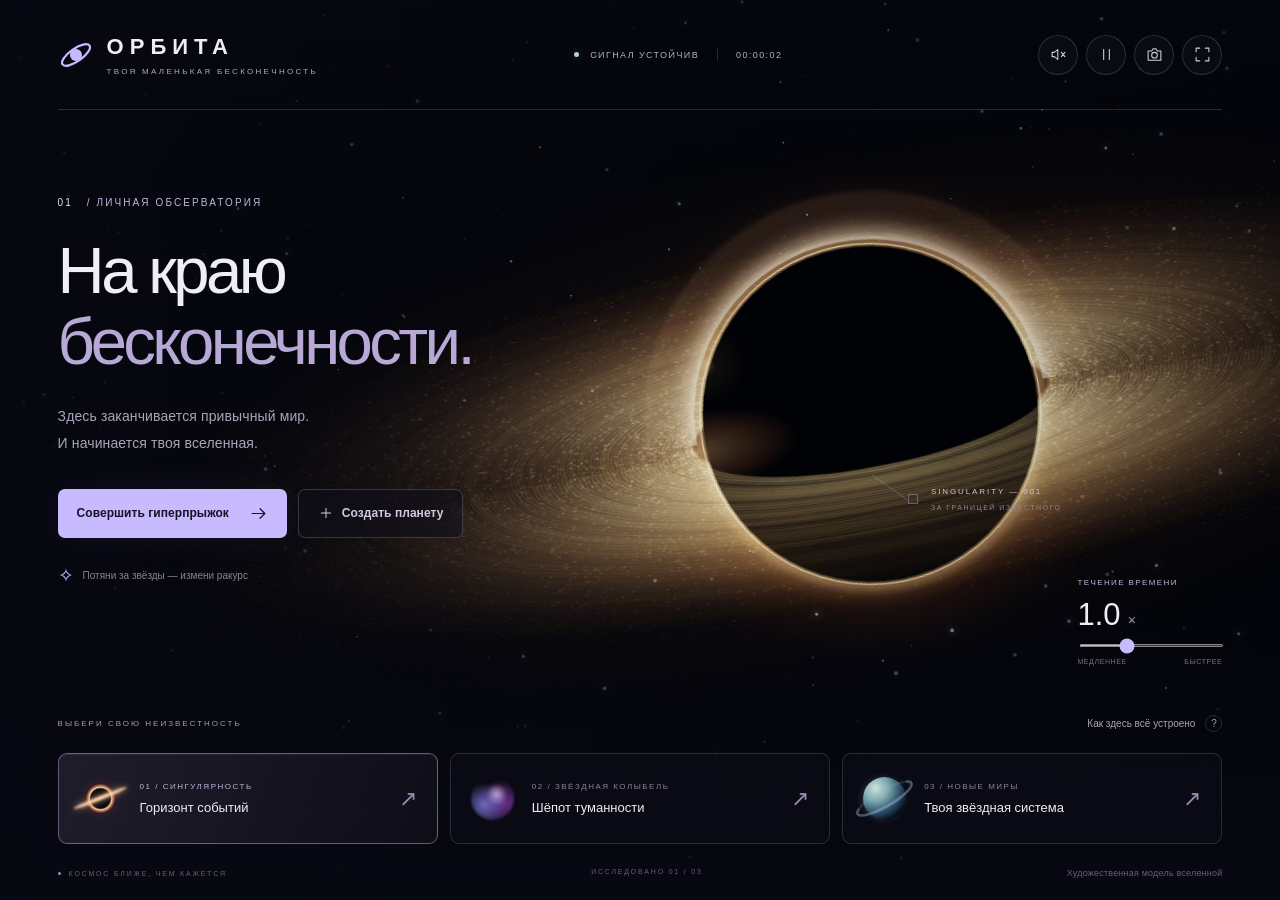
<file: index.html>
<!doctype html>
<html lang="ru">
<head>
  <meta charset="UTF-8"><meta name="viewport" content="width=device-width, initial-scale=1">
  <meta name="theme-color" content="#070811">
  <meta name="description" content="Твоя маленькая бесконечность. Исследуй космос, пройди через гиперпрыжок и создай собственную планетную систему.">
  <title>ОРБИТА — твоя маленькая бесконечность</title>
  <link rel="icon" href="data:image/svg+xml,%3Csvg xmlns='http://www.w3.org/2000/svg' viewBox='0 0 64 64'%3E%3Crect width='64' height='64' rx='16' fill='%23070811'/%3E%3Ccircle cx='32' cy='32' r='13' fill='%23cbc2ff'/%3E%3Cellipse cx='32' cy='32' rx='27' ry='10' transform='rotate(-32 32 32)' fill='none' stroke='%23cbc2ff' stroke-width='3'/%3E%3C/svg%3E">
  <link rel="stylesheet" href="style.css">
</head>
<body>
  <canvas id="cosmos" aria-label="Анимированная космическая сцена. Перетаскивай, чтобы изменить ракурс."></canvas>
  <div class="shade" aria-hidden="true"></div><div class="vignette" aria-hidden="true"></div>
  <svg class="sprite" xmlns="http://www.w3.org/2000/svg" aria-hidden="true"><defs>
    <symbol id="i-orbit" viewBox="0 0 24 24"><circle cx="12" cy="12" r="4" fill="currentColor" stroke="none"/><ellipse cx="12" cy="12" rx="11" ry="4.2" transform="rotate(-35 12 12)"/></symbol>
    <symbol id="i-sound" viewBox="0 0 24 24"><path d="M11 5 6 9H3v6h3l5 4zM15 8a6 6 0 0 1 0 8M18 5a10 10 0 0 1 0 14"/></symbol>
    <symbol id="i-mute" viewBox="0 0 24 24"><path d="M11 5 6 9H3v6h3l5 4zM16 9l5 6m0-6-5 6"/></symbol>
    <symbol id="i-pause" viewBox="0 0 24 24"><path d="M8 5v14M16 5v14"/></symbol>
    <symbol id="i-play" viewBox="0 0 24 24"><path d="m8 5 11 7-11 7z"/></symbol>
    <symbol id="i-expand" viewBox="0 0 24 24"><path d="M8 3H3v5m13-5h5v5M3 16v5h5m13-5v5h-5"/></symbol>
    <symbol id="i-arrow" viewBox="0 0 24 24"><path d="M4 12h16m-6-6 6 6-6 6"/></symbol>
    <symbol id="i-plus" viewBox="0 0 24 24"><path d="M12 5v14M5 12h14"/></symbol>
    <symbol id="i-camera" viewBox="0 0 24 24"><path d="M3 7h5l2-3h4l2 3h5v13H3z"/><circle cx="12" cy="13" r="4"/></symbol>
    <symbol id="i-close" viewBox="0 0 24 24"><path d="m6 6 12 12M18 6 6 18"/></symbol>
  </defs></svg>
  <div class="app">
    <header class="topbar">
      <a class="brand" href="#" aria-label="ОРБИТА, к началу"><svg><use href="#i-orbit"/></svg><span>ОРБИТА<small>ТВОЯ МАЛЕНЬКАЯ БЕСКОНЕЧНОСТЬ</small></span></a>
      <div class="live"><span class="live-dot"></span>СИГНАЛ УСТОЙЧИВ<span class="divider"></span><span id="mission-clock">00:00:00</span></div>
      <div class="tools">
        <button class="icon-button" id="sound" title="Включить звук · M" aria-label="Включить звук" aria-pressed="false"><svg><use href="#i-mute"/></svg></button>
        <button class="icon-button" id="pause" title="Пауза · P" aria-label="Приостановить движение" aria-pressed="false"><svg><use href="#i-pause"/></svg></button>
        <button class="icon-button" id="capture" title="Сохранить открытку" aria-label="Сохранить космическую открытку"><svg><use href="#i-camera"/></svg></button>
        <button class="icon-button fullscreen" id="fullscreen" title="На весь экран" aria-label="Открыть на весь экран"><svg><use href="#i-expand"/></svg></button>
      </div>
    </header>
    <main>
      <section class="intro" aria-labelledby="scene-title">
        <p class="eyebrow"><span id="scene-number">01</span> / ЛИЧНАЯ ОБСЕРВАТОРИЯ</p>
        <h1 id="scene-title">На краю<br><span>бесконечности.</span></h1>
        <p class="scene-description" id="scene-description">Здесь заканчивается привычный мир.<br>И начинается твоя вселенная.</p>
        <div class="actions"><button class="primary" id="warp">Совершить гиперпрыжок<svg><use href="#i-arrow"/></svg></button><button class="secondary" id="create"><svg><use href="#i-plus"/></svg>Создать планету</button></div>
        <div class="flight-note"><span class="tiny-star">✧</span><span id="flight-note">Потяни за звёзды — измени ракурс</span><button id="world-list" hidden>Каталог миров ↗</button></div>
      </section>
      <div class="object-label" aria-hidden="true"><div class="crosshair"></div><span id="object-label">SINGULARITY — 001<small id="object-subtitle">ЗА ГРАНИЦЕЙ ИЗВЕСТНОГО</small></span></div>
      <aside class="telemetry"><span class="eyebrow">ТЕЧЕНИЕ ВРЕМЕНИ</span><div class="speed-value"><span id="speed-value">1.0</span><span>×</span></div><label class="sr-only" for="speed">Скорость времени</label><input id="speed" type="range" min="0.1" max="3" step="0.1" value="1"><div class="range-labels"><span>МЕДЛЕННЕЕ</span><span>БЫСТРЕЕ</span></div></aside>
      <div class="travel-overlay" aria-hidden="true"><span>ПРОКЛАДЫВАЕМ ПУТЬ</span><strong>Сквозь бесконечность</strong><div class="travel-line"></div></div>
    </main>
    <footer>
      <div class="destination-heading"><span>ВЫБЕРИ СВОЮ НЕИЗВЕСТНОСТЬ</span><button id="help">Как здесь всё устроено <span>?</span></button></div>
      <nav class="destinations" aria-label="Космические локации">
        <button class="destination active" data-scene="horizon" aria-pressed="true"><span class="scene-art hole-art" aria-hidden="true"></span><span class="destination-copy"><small>01 / СИНГУЛЯРНОСТЬ</small><strong>Горизонт событий</strong></span><span class="destination-arrow">↗</span></button>
        <button class="destination" data-scene="nebula" aria-pressed="false"><span class="scene-art nebula-art" aria-hidden="true"></span><span class="destination-copy"><small>02 / ЗВЁЗДНАЯ КОЛЫБЕЛЬ</small><strong>Шёпот туманности</strong></span><span class="destination-arrow">↗</span></button>
        <button class="destination" data-scene="system" aria-pressed="false"><span class="scene-art planet-art" aria-hidden="true"></span><span class="destination-copy"><small>03 / НОВЫЕ МИРЫ</small><strong>Твоя звёздная система</strong></span><span class="destination-arrow">↗</span></button>
      </nav>
      <div class="bottom-line"><span><span class="status-point"></span>КОСМОС БЛИЖЕ, ЧЕМ КАЖЕТСЯ</span><span id="discovered">ИССЛЕДОВАНО 01 / 03</span><span class="fiction">Художественная модель вселенной</span></div>
    </footer>
  </div>
  <div id="toast" class="toast" role="status" aria-live="polite"></div>
  <dialog id="planet-dialog" class="modal planet-modal" aria-labelledby="planet-heading">
    <button class="icon-button close-modal" data-close aria-label="Закрыть конструктор"><svg><use href="#i-close"/></svg></button>
    <p class="eyebrow">МАСТЕРСКАЯ МИРОВ</p><h2 id="planet-heading">У каждой планеты<br>есть начало.</h2><p class="modal-sub">У этой — ты.</p>
    <div class="planet-preview" aria-hidden="true"><div class="preview-orbit"></div><div id="preview-planet"></div><div id="preview-rings"></div><span>ПЕРВЫЙ ВЗГЛЯД НА НОВЫЙ МИР</span></div>
    <form id="planet-form"><label for="planet-name">Название планеты</label><input id="planet-name" name="name" maxlength="28" placeholder="Например, Аврора" required autocomplete="off">
      <div class="form-row"><fieldset><legend>Палитра</legend><div class="swatches"><label><input type="radio" name="color" value="#a998ed" checked aria-label="Лавандовая"><span style="--swatch:#a998ed"></span></label><label><input type="radio" name="color" value="#66cbbb" aria-label="Бирюзовая"><span style="--swatch:#66cbbb"></span></label><label><input type="radio" name="color" value="#e2a270" aria-label="Янтарная"><span style="--swatch:#e2a270"></span></label><label><input type="radio" name="color" value="#81a8ec" aria-label="Голубая"><span style="--swatch:#81a8ec"></span></label><label><input type="radio" name="color" value="#e495b5" aria-label="Розовая"><span style="--swatch:#e495b5"></span></label></div></fieldset><label class="ring-toggle"><input type="checkbox" id="planet-rings" checked><span class="switch"></span>Кольца</label></div>
      <label class="size-label" for="planet-size">Размер <output id="size-output">1.0 ×</output></label><input type="range" id="planet-size" min="0.5" max="2" step="0.1" value="1">
      <button type="submit" class="primary wide">Подарить вселенной новый мир<svg><use href="#i-plus"/></svg></button><p class="form-note" id="planet-limit">Планеты сохраняются в этом браузере.</p>
    </form>
  </dialog>
  <dialog id="help-dialog" class="modal help-modal" aria-labelledby="help-heading"><button class="icon-button close-modal" data-close aria-label="Закрыть инструкцию"><svg><use href="#i-close"/></svg></button><p class="eyebrow">НЕБОЛЬШОЙ БОРТОВОЙ СПРАВОЧНИК</p><h2 id="help-heading">Можешь просто<br>потеряться здесь.</h2><p class="modal-sub">Или взять управление на себя.</p><div class="help-list"><p><span>Перетаскивай сцену</span><span>Меняй ракурс</span></p><p><span>Нажимай на планеты</span><span>Узнавай их имена</span></p><p><span>Гиперпрыжок</span><kbd>H</kbd></p><p><span>Три локации</span><span><kbd>1</kbd> <kbd>2</kbd> <kbd>3</kbd></span></p><p><span>Пауза / звук</span><span><kbd>P</kbd> <kbd>M</kbd></span></p></div><p class="help-foot">Звук создаётся прямо здесь. Надень наушники, включи его и дай себе пару минут.<br><br>Это художественный космос: масштабы и движение придуманы ради впечатления.</p><button class="secondary wide" id="reduce-motion" aria-pressed="false">Уменьшить движение</button></dialog>
  <dialog id="world-dialog" class="modal" aria-labelledby="world-heading"><button class="icon-button close-modal" data-close aria-label="Закрыть каталог"><svg><use href="#i-close"/></svg></button><p class="eyebrow">АТЛАС ЛИЧНОЙ ВСЕЛЕННОЙ</p><h2 id="world-heading">Миры твоей системы</h2><div id="world-content" class="world-content"></div></dialog>
  <script src="cosmos.js"></script><script src="audio.js"></script><script src="app.js"></script>
</body>
</html>
</file>
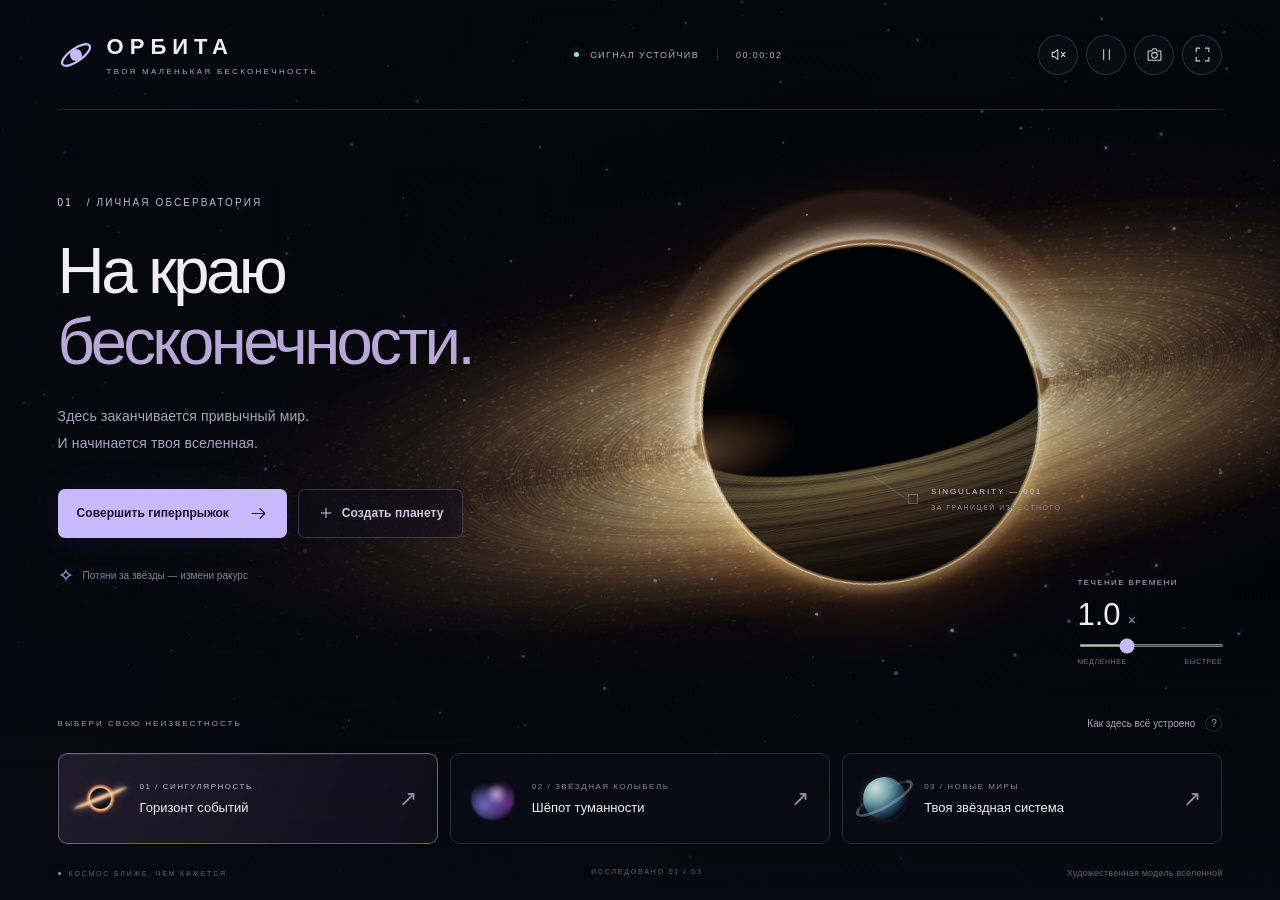
<file: ОРБИТА.html>
<!doctype html>
<html lang="ru">
<head>
  <meta charset="UTF-8"><meta name="viewport" content="width=device-width, initial-scale=1">
  <meta name="theme-color" content="#070811">
  <meta name="description" content="Твоя маленькая бесконечность. Исследуй космос, пройди через гиперпрыжок и создай собственную планетную систему.">
  <title>ОРБИТА — твоя маленькая бесконечность</title>
  <link rel="icon" href="data:image/svg+xml,%3Csvg xmlns='http://www.w3.org/2000/svg' viewBox='0 0 64 64'%3E%3Crect width='64' height='64' rx='16' fill='%23070811'/%3E%3Ccircle cx='32' cy='32' r='13' fill='%23cbc2ff'/%3E%3Cellipse cx='32' cy='32' rx='27' ry='10' transform='rotate(-32 32 32)' fill='none' stroke='%23cbc2ff' stroke-width='3'/%3E%3C/svg%3E">
  <style>:root{color-scheme:dark;--bg:#070811;--text:#f0edf7;--muted:#9995ab;--accent:#c7baff;--line:rgba(222,216,255,.16);font-family:Inter,"Segoe UI",Arial,sans-serif;font-synthesis:none}*{box-sizing:border-box}body{margin:0;background:var(--bg);color:var(--text);overflow-x:hidden}button,a,input{-webkit-tap-highlight-color:transparent}button,input{font:inherit}button,a{touch-action:manipulation}button{color:inherit;cursor:pointer}button:disabled{cursor:wait;opacity:.65}button{border:0}button:focus-visible,a:focus-visible,input:focus-visible{outline:2px solid #e5dfff;outline-offset:5px}button{transition:background .2s,border-color .2s,transform .2s,color .2s}button:hover{color:white}svg{width:22px;height:22px;fill:none;stroke:currentColor;stroke-width:1.5;stroke-linecap:round;stroke-linejoin:round;flex-shrink:0}button svg{pointer-events:none}.sprite{display:none}#cosmos{position:fixed;inset:0;width:100%;height:100%;touch-action:none;cursor:grab}#cosmos:active{cursor:grabbing}.shade,.vignette{position:fixed;inset:0;pointer-events:none}.shade{background:linear-gradient(90deg,rgba(7,8,17,.78),rgba(7,8,17,.35) 32%,transparent 61%)}.vignette{background:linear-gradient(0deg,rgba(7,8,17,.97),transparent 37%,transparent 80%,rgba(7,8,17,.45))}.app{position:relative;min-height:100svh;display:flex;flex-direction:column;padding:0 4.5%;pointer-events:none}.app button,.app a,.app input{pointer-events:auto}.topbar{height:110px;display:flex;align-items:center;justify-content:space-between;gap:25px;border-bottom:1px solid var(--line)}.brand{display:flex;align-items:center;gap:13px;color:var(--text);text-decoration:none;font-size:22px;font-weight:650;letter-spacing:6px}.brand svg{width:36px;height:36px;color:var(--accent)}.brand small{display:block;font-size:8px;letter-spacing:2.3px;margin-top:7px;color:#aeabc0;font-weight:450}.live{display:flex;gap:11px;align-items:center;font-size:9px;letter-spacing:1.4px;color:#b2afbe;font-variant-numeric:tabular-nums}.live-dot,.status-point{display:inline-block;width:5px;height:5px;background:#b3d6c7;border-radius:50%;box-shadow:0 0 10px #91c5b070}.divider{height:13px;width:1px;background:var(--line);margin:0 7px}.tools{display:flex;gap:8px}.icon-button{display:grid;place-items:center;background:#10111b88;border:1px solid var(--line);border-radius:50%;height:40px;width:40px;color:#d3cede}.icon-button:hover{background:#37304788;border-color:#a99ac4}.icon-button[aria-pressed=true]{background:#c7baff25;color:#dfd3ff;border-color:#c7baff66}.icon-button svg{height:17px;width:17px}main{position:relative;flex:1;min-height:510px;display:flex;align-items:center;padding:55px 0 90px}.intro{max-width:620px;transition:opacity .3s,transform .3s;pointer-events:none}.eyebrow{font-size:10px;letter-spacing:2.1px;font-weight:500;color:#c0b6da;margin:0 0 28px}.eyebrow #scene-number{color:#e8defd;margin-right:9px}h1{font-size:clamp(44px,5.1vw,76px);font-weight:400;letter-spacing:-3.6px;line-height:1.08;margin:0 0 26px}h1 span{color:#b8a8d5}.scene-description{font-size:14px;line-height:1.9;color:#aaa4b8;margin:0 0 32px;letter-spacing:.12px}.actions{display:flex;gap:11px;align-items:center;flex-wrap:wrap}.primary,.secondary{border-radius:7px;min-height:49px;padding:0 19px;display:inline-flex;align-items:center;justify-content:center;gap:20px;font-size:12px;font-weight:600;letter-spacing:.05px}.primary{background:var(--accent);color:#171225;box-shadow:0 0 35px #b19fff13}.primary:hover{background:#ded3ff;color:#171225;transform:translateY(-2px)}.primary svg{width:19px;height:19px}.secondary{background:rgba(16,15,25,.6);border:1px solid #c6b5e23b;color:#d3c8e1;gap:8px}.secondary svg{width:16px;height:16px}.secondary:hover{background:#c7baff15;border-color:#c7baff88}.flight-note{font-size:10px;color:#878196;display:flex;align-items:center;gap:9px;margin-top:26px}.tiny-star{color:var(--accent);font-size:19px}.object-label{position:absolute;left:73%;top:63%;display:flex;align-items:center;gap:13px;font-size:8px;letter-spacing:1.9px;color:#cfc4dc;transition:opacity .3s}.object-label small{display:block;font-size:7px;margin-top:8px;color:#8b829b;letter-spacing:1.5px}.crosshair{width:10px;height:10px;border:1px solid #c4b2db66;position:relative}.crosshair:before{content:"";position:absolute;height:1px;width:43px;background:#c4b2db3b;right:10px;top:4px;transform:rotate(35deg);transform-origin:right}.telemetry{position:absolute;right:0;bottom:44px;width:145px}.telemetry .eyebrow{font-size:8px;letter-spacing:1.4px}.speed-value{font-size:31px;font-weight:300;line-height:1;margin:10px 0 14px;font-variant-numeric:tabular-nums}.speed-value>span+span{font-size:15px;color:#8e819f;margin-left:7px}input[type=range]{width:100%;accent-color:#c7baff;height:3px;cursor:pointer;display:block}.range-labels{display:flex;justify-content:space-between;font-size:7px;color:#797181;letter-spacing:.6px;margin-top:11px}footer{padding:0 0 22px}.destination-heading{display:flex;justify-content:space-between;align-items:center;margin-bottom:15px;color:#a49bad;font-size:8px;letter-spacing:2px}.destination-heading button{background:none;color:#aaa0ba;font-size:10px;letter-spacing:0;padding:6px 0;display:flex;align-items:center;gap:10px}.destination-heading button span{border:1px solid var(--line);border-radius:50%;width:17px;height:17px;display:grid;place-items:center;font-size:10px}.destinations{display:grid;grid-template-columns:repeat(3,1fr);gap:12px}.destination{display:flex;align-items:center;text-align:left;background:#0d0d17a6;border:1px solid var(--line);border-radius:9px;padding:17px 20px;min-height:91px;gap:18px;position:relative;overflow:hidden;backdrop-filter:blur(12px)}.destination:hover{background:#20182b99;border-color:#b7a0d459;transform:translateY(-3px)}.destination.active{border-color:#c7baff70;background:linear-gradient(110deg,#38304288,#15121f9c);box-shadow:inset 0 1px 0 #d8c6ff14}.destination-copy small{font-size:8px;letter-spacing:1.5px;color:#8e829e;display:block;margin-bottom:9px}.destination.active small{color:#c4b4d8}.destination-copy strong{font-size:13px;font-weight:500;display:block;white-space:nowrap}.destination-arrow{margin-left:auto;color:#9b8aaf;font-size:22px;font-weight:200}.scene-art{width:43px;height:43px;flex-shrink:0;position:relative;border-radius:50%}.hole-art{background:radial-gradient(circle,#090711 32%,#ffc896 37%,#9d5f48 43%,#42202a65 49%,transparent 72%);transform:rotate(-22deg)}.hole-art:after{content:"";position:absolute;top:19px;left:-7px;width:57px;height:4px;border-radius:50%;background:#ffd7aa;filter:blur(1px);box-shadow:0 0 6px #da9a73}.nebula-art{background:radial-gradient(ellipse at 60% 40%,#d6bdeccc,transparent 30%),radial-gradient(ellipse at 30% 65%,#7f7fe5cc,transparent 55%),radial-gradient(ellipse at 80% 60%,#973fbeaa,transparent 65%);filter:blur(1px)}.planet-art{background:radial-gradient(circle at 29% 26%,#d0e1de,#79a8ad 30%,#284c67 57%,#080e1d 76%);box-shadow:-2px 0 7px #a5c4e32b}.planet-art:after{content:"";position:absolute;inset:12px -11px;border:3px solid #aac4cc66;border-top-color:#a8c0c526;border-radius:50%;transform:rotate(-30deg)}.bottom-line{display:flex;justify-content:space-between;gap:20px;margin-top:24px;color:#676171;font-size:7px;letter-spacing:1.8px}.bottom-line>span:first-child{display:flex;align-items:center;gap:8px}.status-point{width:3px;height:3px;background:#9e90b8}.fiction{letter-spacing:.2px!important;font-size:9px}.travel-overlay{position:fixed;inset:0;display:flex;flex-direction:column;align-items:center;justify-content:center;opacity:0;visibility:hidden;transition:opacity .3s;pointer-events:none;z-index:4;text-align:center;text-shadow:0 2px 30px #000}.travel-overlay>span{font-size:10px;letter-spacing:5px;color:#d1c7e3}.travel-overlay strong{font-size:clamp(28px,5vw,65px);font-weight:300;margin:20px}.travel-line{width:170px;height:1px;background:#dfd0ff;transform:scaleX(0)}.traveling .travel-overlay{opacity:1;visibility:visible}.traveling .intro,.traveling .object-label,.traveling .telemetry{opacity:0}.traveling .travel-line{animation:travel-progress 1.9s ease-in-out forwards}@keyframes travel-progress{to{transform:scaleX(1)}}.toast{position:fixed;bottom:28px;left:50%;transform:translate(-50%,15px);padding:15px 24px;background:#211b30ed;border:1px solid #bba5d342;box-shadow:0 10px 40px #0007;backdrop-filter:blur(15px);border-radius:9px;font-size:13px;z-index:20;opacity:0;transition:opacity .25s,transform .25s;pointer-events:none;max-width:min(520px,90vw);text-align:center;line-height:1.5}.toast.show{opacity:1;transform:translate(-50%,0)}.modal{background:radial-gradient(ellipse at 50% 25%,#242037,#12101b 60%);border:1px solid #aaa0c545;color:var(--text);padding:34px 38px;border-radius:17px;width:min(480px,calc(100% - 32px));max-height:90svh;overflow:auto;box-shadow:0 35px 120px #0009}.modal::backdrop{background:#04040bb5;backdrop-filter:blur(12px)}.modal .eyebrow{font-size:9px;margin-bottom:17px}.close-modal{position:absolute;right:17px;top:17px;width:31px;height:31px}.close-modal svg{width:15px}h2{font-size:31px;line-height:1.2;font-weight:400;letter-spacing:-1px;margin:0}.modal-sub{color:#92879f;font-size:13px;margin:11px 0 0}.planet-preview{height:180px;position:relative;display:grid;place-items:center}.planet-preview>span{position:absolute;bottom:5px;font-size:7px;letter-spacing:2px;color:#70647c}.preview-orbit{position:absolute;width:255px;height:105px;border:1px solid #bba3ef13;border-radius:50%;transform:rotate(-20deg)}#preview-planet{width:85px;height:85px;background:radial-gradient(circle at 28% 24%,#e6daff,#a998ed 20%,#4b3e73 58%,#0b0718 78%);border-radius:50%;box-shadow:-3px -1px 16px #b397eb20;position:absolute}#preview-rings{width:144px;height:36px;border:8px solid #ad9bce74;border-top-color:#ad9bce20;border-radius:50%;transform:rotate(-24deg);position:absolute}form>label,legend{font-size:11px;color:#c4b8d0;display:block;margin:16px 0 10px}input[type=text],input:not([type]){width:100%;border:1px solid #ab92ce36;border-radius:7px;background:#09081077;color:#eae2f5;padding:12px 13px;font-size:13px}input::placeholder{color:#665d74}.form-row{display:flex;align-items:center;justify-content:space-between;gap:20px}fieldset{border:0;padding:0;margin:0}legend{padding:0;margin-top:20px}.swatches{display:flex;gap:11px}.swatches label{cursor:pointer;position:relative;display:grid;place-items:center}.swatches input{position:absolute;width:1px;height:1px;opacity:0}.swatches span{width:22px;height:22px;background:var(--swatch);border-radius:50%;border:3px solid #17121f;outline:1px solid transparent}.swatches input:checked+span{outline-color:#e7dfff}.swatches input:focus-visible+span{outline:2px solid #fff;outline-offset:3px}.ring-toggle{font-size:11px;display:flex;align-items:center;gap:8px;color:#c4b8d0;margin-top:23px;cursor:pointer;position:relative}.ring-toggle input{position:absolute;opacity:0;width:1px;height:1px}.switch{width:29px;height:17px;border-radius:14px;background:#494154;position:relative}.switch:after{content:"";position:absolute;left:3px;top:3px;width:11px;height:11px;border-radius:50%;background:#eee6ff;transition:transform .2s}.ring-toggle input:checked+.switch{background:#81709e}.ring-toggle input:checked+.switch:after{transform:translateX(12px)}.ring-toggle input:focus-visible+.switch{outline:2px solid white;outline-offset:3px}.size-label{display:flex;justify-content:space-between}.size-label output{color:#867a99}.wide{width:100%;margin-top:25px}.form-note{font-size:10px;color:#766b85;text-align:center;margin:13px 0 0;line-height:1.5}.help-list{margin-top:25px}.help-list p{display:flex;justify-content:space-between;align-items:center;gap:18px;margin:0;padding:15px 0;border-bottom:1px solid var(--line);font-size:12px;color:#dfd4ed}.help-list p>span+span{color:#998ba9;text-align:right}kbd{display:inline-grid;place-items:center;min-width:24px;height:24px;padding:0 5px;border:1px solid #c9b1ed33;background:#c3a2f00a;border-radius:5px;font-size:10px;color:#c9b3e6;font-family:inherit}.help-foot{font-size:12px;color:#9b8daa;line-height:1.7;margin:22px 0 0}.sr-only{position:absolute;width:1px;height:1px;padding:0;margin:-1px;overflow:hidden;clip:rect(0,0,0,0);white-space:nowrap;border:0}body.reduced *{animation-duration:.001ms!important;transition-duration:.001ms!important}
@media(min-width:1600px){.app{padding:0 6%}main{min-height:650px}.intro{max-width:700px}h1{font-size:85px}.scene-description{font-size:16px}.primary,.secondary{font-size:13px}.destination{min-height:105px}.destination-copy strong{font-size:15px}}
@media(max-width:1100px){.live{display:none}.app{padding:0 4%}h1{font-size:58px}.intro{max-width:530px}.destination{padding:16px 14px;gap:12px}.destination-copy strong{font-size:11px}.destination-copy small{font-size:7px}.destination-arrow{display:none}.telemetry{width:120px}.object-label{left:76%;font-size:7px}.object-label small{font-size:6px}.scene-art{width:36px;height:36px}.hole-art:after{top:16px;left:-5px;width:46px}}
@media(max-width:760px){.app{padding:0 22px;min-height:100svh}.topbar{height:85px}.brand{font-size:18px;letter-spacing:4px;gap:8px}.brand svg{width:30px;height:30px}.brand small{font-size:6px;letter-spacing:1.3px}.tools{gap:6px}.icon-button{height:33px;width:33px}.fullscreen{display:none}.tools svg{width:15px;height:15px}main{min-height:640px;padding:52px 0 58px;align-items:flex-start}.intro{max-width:450px}h1{font-size:53px;letter-spacing:-2.5px}.eyebrow{font-size:8px;margin-bottom:21px;letter-spacing:1.5px}.scene-description{font-size:12px;line-height:1.8;margin-bottom:25px}.primary,.secondary{min-height:44px;font-size:11px;padding:0 14px;gap:12px}.flight-note{font-size:9px;margin-top:19px}.shade{background:linear-gradient(180deg,#07081155 0%,#07081155 27%,transparent 55%)}.vignette{background:linear-gradient(0deg,#070811 0%,#07081188 15%,transparent 40%,transparent 80%,#07081188)}.object-label{top:auto;bottom:125px;left:60%;font-size:6px;letter-spacing:1.2px}.object-label small{font-size:5px;letter-spacing:1px}.telemetry{bottom:24px;width:110px}.telemetry .eyebrow{font-size:7px}.speed-value{font-size:24px;margin:8px 0 11px}.range-labels{font-size:6px}.destination-heading{font-size:7px;letter-spacing:1.2px}.destination-heading button{font-size:9px}.destinations{gap:7px}.destination{padding:15px 7px;display:flex;flex-direction:column;gap:12px;text-align:center;min-height:127px}.destination-copy small{font-size:6px;letter-spacing:.6px;line-height:1.4;min-height:16px;margin-bottom:3px}.destination-copy strong{font-size:10px;white-space:normal;line-height:1.5}.scene-art{width:33px;height:33px}.hole-art:after{top:15px}.bottom-line{font-size:6px;letter-spacing:.8px;margin-top:18px;gap:8px}.bottom-line .fiction{display:none}.modal{padding:30px 26px}.toast{bottom:20px;font-size:12px}.travel-overlay strong{max-width:300px}}
@media(max-width:390px){.app{padding:0 15px}.brand small{display:none}.tools{gap:5px}h1{font-size:46px}.actions{gap:8px}.primary,.secondary{padding:0 12px;font-size:10px}.destination-heading{font-size:6px}.destination-heading button{font-size:8px}}
@media(prefers-reduced-motion:reduce){*,*:before,*:after{animation-duration:.001ms!important;transition-duration:.001ms!important}}
@media(max-width:760px){#cosmos{position:absolute;height:810px;touch-action:pan-y}.object-label{bottom:100px}.telemetry{bottom:12px}.shade{position:absolute;height:810px}.vignette{position:absolute;height:950px;background:linear-gradient(0deg,#070811 0%,#07081188 15%,transparent 36%,transparent 80%,#07081188)}}
#world-list{background:none;color:#c7baff;padding:2px 0;font-size:10px;border-bottom:1px solid #c7baff44;margin-left:5px}.world-content article{padding:20px 0 5px;border-bottom:1px solid var(--line)}.world-content h3{font-size:15px;font-weight:500;margin:0 0 9px}.world-content p{font-size:12px;line-height:1.7;color:#ac9bbb;margin:0 0 15px}.flight-note{flex-wrap:wrap}
@media(max-width:760px){h1{font-size:clamp(34px,9.6vw,53px);letter-spacing:-2px}.actions{gap:8px}.primary,.secondary{gap:10px}}
</style>
</head>
<body>
  <canvas id="cosmos" aria-label="Анимированная космическая сцена. Перетаскивай, чтобы изменить ракурс."></canvas>
  <div class="shade" aria-hidden="true"></div><div class="vignette" aria-hidden="true"></div>
  <svg class="sprite" xmlns="http://www.w3.org/2000/svg" aria-hidden="true"><defs>
    <symbol id="i-orbit" viewBox="0 0 24 24"><circle cx="12" cy="12" r="4" fill="currentColor" stroke="none"/><ellipse cx="12" cy="12" rx="11" ry="4.2" transform="rotate(-35 12 12)"/></symbol>
    <symbol id="i-sound" viewBox="0 0 24 24"><path d="M11 5 6 9H3v6h3l5 4zM15 8a6 6 0 0 1 0 8M18 5a10 10 0 0 1 0 14"/></symbol>
    <symbol id="i-mute" viewBox="0 0 24 24"><path d="M11 5 6 9H3v6h3l5 4zM16 9l5 6m0-6-5 6"/></symbol>
    <symbol id="i-pause" viewBox="0 0 24 24"><path d="M8 5v14M16 5v14"/></symbol>
    <symbol id="i-play" viewBox="0 0 24 24"><path d="m8 5 11 7-11 7z"/></symbol>
    <symbol id="i-expand" viewBox="0 0 24 24"><path d="M8 3H3v5m13-5h5v5M3 16v5h5m13-5v5h-5"/></symbol>
    <symbol id="i-arrow" viewBox="0 0 24 24"><path d="M4 12h16m-6-6 6 6-6 6"/></symbol>
    <symbol id="i-plus" viewBox="0 0 24 24"><path d="M12 5v14M5 12h14"/></symbol>
    <symbol id="i-camera" viewBox="0 0 24 24"><path d="M3 7h5l2-3h4l2 3h5v13H3z"/><circle cx="12" cy="13" r="4"/></symbol>
    <symbol id="i-close" viewBox="0 0 24 24"><path d="m6 6 12 12M18 6 6 18"/></symbol>
  </defs></svg>
  <div class="app">
    <header class="topbar">
      <a class="brand" href="#" aria-label="ОРБИТА, к началу"><svg><use href="#i-orbit"/></svg><span>ОРБИТА<small>ТВОЯ МАЛЕНЬКАЯ БЕСКОНЕЧНОСТЬ</small></span></a>
      <div class="live"><span class="live-dot"></span>СИГНАЛ УСТОЙЧИВ<span class="divider"></span><span id="mission-clock">00:00:00</span></div>
      <div class="tools">
        <button class="icon-button" id="sound" title="Включить звук · M" aria-label="Включить звук" aria-pressed="false"><svg><use href="#i-mute"/></svg></button>
        <button class="icon-button" id="pause" title="Пауза · P" aria-label="Приостановить движение" aria-pressed="false"><svg><use href="#i-pause"/></svg></button>
        <button class="icon-button" id="capture" title="Сохранить открытку" aria-label="Сохранить космическую открытку"><svg><use href="#i-camera"/></svg></button>
        <button class="icon-button fullscreen" id="fullscreen" title="На весь экран" aria-label="Открыть на весь экран"><svg><use href="#i-expand"/></svg></button>
      </div>
    </header>
    <main>
      <section class="intro" aria-labelledby="scene-title">
        <p class="eyebrow"><span id="scene-number">01</span> / ЛИЧНАЯ ОБСЕРВАТОРИЯ</p>
        <h1 id="scene-title">На краю<br><span>бесконечности.</span></h1>
        <p class="scene-description" id="scene-description">Здесь заканчивается привычный мир.<br>И начинается твоя вселенная.</p>
        <div class="actions"><button class="primary" id="warp">Совершить гиперпрыжок<svg><use href="#i-arrow"/></svg></button><button class="secondary" id="create"><svg><use href="#i-plus"/></svg>Создать планету</button></div>
        <div class="flight-note"><span class="tiny-star">✧</span><span id="flight-note">Потяни за звёзды — измени ракурс</span><button id="world-list" hidden>Каталог миров ↗</button></div>
      </section>
      <div class="object-label" aria-hidden="true"><div class="crosshair"></div><span id="object-label">SINGULARITY — 001<small id="object-subtitle">ЗА ГРАНИЦЕЙ ИЗВЕСТНОГО</small></span></div>
      <aside class="telemetry"><span class="eyebrow">ТЕЧЕНИЕ ВРЕМЕНИ</span><div class="speed-value"><span id="speed-value">1.0</span><span>×</span></div><label class="sr-only" for="speed">Скорость времени</label><input id="speed" type="range" min="0.1" max="3" step="0.1" value="1"><div class="range-labels"><span>МЕДЛЕННЕЕ</span><span>БЫСТРЕЕ</span></div></aside>
      <div class="travel-overlay" aria-hidden="true"><span>ПРОКЛАДЫВАЕМ ПУТЬ</span><strong>Сквозь бесконечность</strong><div class="travel-line"></div></div>
    </main>
    <footer>
      <div class="destination-heading"><span>ВЫБЕРИ СВОЮ НЕИЗВЕСТНОСТЬ</span><button id="help">Как здесь всё устроено <span>?</span></button></div>
      <nav class="destinations" aria-label="Космические локации">
        <button class="destination active" data-scene="horizon" aria-pressed="true"><span class="scene-art hole-art" aria-hidden="true"></span><span class="destination-copy"><small>01 / СИНГУЛЯРНОСТЬ</small><strong>Горизонт событий</strong></span><span class="destination-arrow">↗</span></button>
        <button class="destination" data-scene="nebula" aria-pressed="false"><span class="scene-art nebula-art" aria-hidden="true"></span><span class="destination-copy"><small>02 / ЗВЁЗДНАЯ КОЛЫБЕЛЬ</small><strong>Шёпот туманности</strong></span><span class="destination-arrow">↗</span></button>
        <button class="destination" data-scene="system" aria-pressed="false"><span class="scene-art planet-art" aria-hidden="true"></span><span class="destination-copy"><small>03 / НОВЫЕ МИРЫ</small><strong>Твоя звёздная система</strong></span><span class="destination-arrow">↗</span></button>
      </nav>
      <div class="bottom-line"><span><span class="status-point"></span>КОСМОС БЛИЖЕ, ЧЕМ КАЖЕТСЯ</span><span id="discovered">ИССЛЕДОВАНО 01 / 03</span><span class="fiction">Художественная модель вселенной</span></div>
    </footer>
  </div>
  <div id="toast" class="toast" role="status" aria-live="polite"></div>
  <dialog id="planet-dialog" class="modal planet-modal" aria-labelledby="planet-heading">
    <button class="icon-button close-modal" data-close aria-label="Закрыть конструктор"><svg><use href="#i-close"/></svg></button>
    <p class="eyebrow">МАСТЕРСКАЯ МИРОВ</p><h2 id="planet-heading">У каждой планеты<br>есть начало.</h2><p class="modal-sub">У этой — ты.</p>
    <div class="planet-preview" aria-hidden="true"><div class="preview-orbit"></div><div id="preview-planet"></div><div id="preview-rings"></div><span>ПЕРВЫЙ ВЗГЛЯД НА НОВЫЙ МИР</span></div>
    <form id="planet-form"><label for="planet-name">Название планеты</label><input id="planet-name" name="name" maxlength="28" placeholder="Например, Аврора" required autocomplete="off">
      <div class="form-row"><fieldset><legend>Палитра</legend><div class="swatches"><label><input type="radio" name="color" value="#a998ed" checked aria-label="Лавандовая"><span style="--swatch:#a998ed"></span></label><label><input type="radio" name="color" value="#66cbbb" aria-label="Бирюзовая"><span style="--swatch:#66cbbb"></span></label><label><input type="radio" name="color" value="#e2a270" aria-label="Янтарная"><span style="--swatch:#e2a270"></span></label><label><input type="radio" name="color" value="#81a8ec" aria-label="Голубая"><span style="--swatch:#81a8ec"></span></label><label><input type="radio" name="color" value="#e495b5" aria-label="Розовая"><span style="--swatch:#e495b5"></span></label></div></fieldset><label class="ring-toggle"><input type="checkbox" id="planet-rings" checked><span class="switch"></span>Кольца</label></div>
      <label class="size-label" for="planet-size">Размер <output id="size-output">1.0 ×</output></label><input type="range" id="planet-size" min="0.5" max="2" step="0.1" value="1">
      <button type="submit" class="primary wide">Подарить вселенной новый мир<svg><use href="#i-plus"/></svg></button><p class="form-note" id="planet-limit">Планеты сохраняются в этом браузере.</p>
    </form>
  </dialog>
  <dialog id="help-dialog" class="modal help-modal" aria-labelledby="help-heading"><button class="icon-button close-modal" data-close aria-label="Закрыть инструкцию"><svg><use href="#i-close"/></svg></button><p class="eyebrow">НЕБОЛЬШОЙ БОРТОВОЙ СПРАВОЧНИК</p><h2 id="help-heading">Можешь просто<br>потеряться здесь.</h2><p class="modal-sub">Или взять управление на себя.</p><div class="help-list"><p><span>Перетаскивай сцену</span><span>Меняй ракурс</span></p><p><span>Нажимай на планеты</span><span>Узнавай их имена</span></p><p><span>Гиперпрыжок</span><kbd>H</kbd></p><p><span>Три локации</span><span><kbd>1</kbd> <kbd>2</kbd> <kbd>3</kbd></span></p><p><span>Пауза / звук</span><span><kbd>P</kbd> <kbd>M</kbd></span></p></div><p class="help-foot">Звук создаётся прямо здесь. Надень наушники, включи его и дай себе пару минут.<br><br>Это художественный космос: масштабы и движение придуманы ради впечатления.</p><button class="secondary wide" id="reduce-motion" aria-pressed="false">Уменьшить движение</button></dialog>
  <dialog id="world-dialog" class="modal" aria-labelledby="world-heading"><button class="icon-button close-modal" data-close aria-label="Закрыть каталог"><svg><use href="#i-close"/></svg></button><p class="eyebrow">АТЛАС ЛИЧНОЙ ВСЕЛЕННОЙ</p><h2 id="world-heading">Миры твоей системы</h2><div id="world-content" class="world-content"></div></dialog>
  <script>/* ORBITA — procedural universe. No external images or dependencies. */
(() => {
  'use strict';
  const TAU = Math.PI * 2;
  const clamp = (n, a, b) => Math.max(a, Math.min(b, n));
  const mix = (a, b, t) => a + (b - a) * t;
  function random(seed) { return () => { seed |= 0; seed = seed + 0x6D2B79F5 | 0; let t = Math.imul(seed ^ seed >>> 15, 1 | seed); t = t + Math.imul(t ^ t >>> 7, 61 | t) ^ t; return ((t ^ t >>> 14) >>> 0) / 4294967296; }; }
  const surface = (w, h) => { const c = document.createElement('canvas'); c.width = w; c.height = h; return c; };
  function rgb(hex) { const m = /^#?([a-f\d]{2})([a-f\d]{2})([a-f\d]{2})$/i.exec(hex || ''); return m ? m.slice(1).map(s => parseInt(s, 16)) : [115, 174, 220]; }
  function glowSprite(color = '255,190,120') {
    const c = surface(128, 128), x = c.getContext('2d');
    const g = x.createRadialGradient(64, 64, 0, 64, 64, 64);
    g.addColorStop(0, `rgba(${color},0.95)`); g.addColorStop(.08, `rgba(${color},0.7)`); g.addColorStop(.24, `rgba(${color},0.18)`); g.addColorStop(1, `rgba(${color},0)`);
    x.fillStyle = g; x.fillRect(0, 0, 128, 128); return c;
  }
  function blackHoleArt() {
    const c = surface(1600, 1100), x = c.getContext('2d'), r = random(1827);
    x.translate(800, 550);
    x.scale(1, 1);
    // The accretion flow is baked once; its fine grains remain inexpensive to animate.
    x.save(); x.scale(1, .32);
    const atmosphere = x.createRadialGradient(0, 0, 70, 0, 0, 770);
    atmosphere.addColorStop(0, 'rgba(255,136,57,.12)'); atmosphere.addColorStop(.25, 'rgba(255,133,47,.2)'); atmosphere.addColorStop(.55, 'rgba(221,80,19,.065)'); atmosphere.addColorStop(1, 'rgba(116,38,14,0)');
    x.fillStyle = atmosphere; x.fillRect(-800, -800, 1600, 1600); x.restore();
    x.globalCompositeOperation = 'screen';
    for (let i = 0; i < 250; i++) {
      const rad = 166 + i * 2.05;
      const a = Math.pow(1 - i / 250, 2) * .25;
      x.beginPath(); x.ellipse(0, 0, rad, rad * .255, 0, 0, TAU);
      x.strokeStyle = `rgba(255,${Math.round(153 + 88 * (1 - i / 250))},${Math.round(65 + 110 * (1 - i / 250))},${a})`;
      x.lineWidth = 1.8 + r() * 2; x.stroke();
    }
    for (let i = 0; i < 17000; i++) {
      const rad = 167 + Math.pow(r(), 1.65) * 530, angle = r() * TAU;
      const px = Math.cos(angle) * rad, py = Math.sin(angle) * rad * .255 + (r() - .5) * (6 + rad * .022);
      const alpha = (1 - (rad - 167) / 600) * (.07 + r() * .5);
      x.fillStyle = `rgba(255,${Math.round(137 + r() * 100)},${Math.round(54 + r() * 125)},${alpha})`;
      x.fillRect(px, py, .8 + r() * 2.8, .4 + r() * .9);
    }
    // Light bent around the event horizon forms the tall rear image of the disk.
    for (let i = 48; i >= 0; i--) {
      const rad = 158 + i * .9;
      x.beginPath(); x.ellipse(0, -2, rad * 1.02, rad, 0, Math.PI, TAU);
      x.strokeStyle = `rgba(255,${190 + Math.round((1 - i / 48) * 55)},${105 + Math.round((1 - i / 48) * 119)},${.014 + Math.pow(1 - i / 49, 5) * .32})`;
      x.lineWidth = 2 + i * .07; x.stroke();
    }
    const halo = x.createRadialGradient(0, 0, 137, 0, 0, 228);
    halo.addColorStop(0, 'rgba(255,231,178,0)'); halo.addColorStop(.23, 'rgba(255,179,89,.26)'); halo.addColorStop(.46, 'rgba(249,116,41,.08)'); halo.addColorStop(1, 'rgba(160,48,13,0)');
    x.fillStyle = halo; x.beginPath(); x.arc(0, 0, 228, 0, TAU); x.fill();
    x.globalCompositeOperation = 'source-over';
    // An opaque shadow is essential: background stars never show through the hole.
    x.fillStyle = '#010205'; x.beginPath(); x.arc(0, 0, 153, 0, TAU); x.fill();
    x.globalCompositeOperation = 'screen';
    for (let i = 18; i >= 0; i--) {
      x.beginPath(); x.arc(0, 0, 155.5 + i * .24, 0, TAU);
      x.lineWidth = 1 + i * .65;
      x.strokeStyle = `rgba(255,${217 - i * 3},${167 - i * 4},${i === 0 ? .98 : .018})`; x.stroke();
    }
    // Near-side arc: the disk wraps around the lower edge of the silhouette.
    for (let i = 0; i < 125; i++) {
      const rad = 163 + i * 3.9;
      x.beginPath(); x.ellipse(0, 7, rad, rad * .255, 0, 0, Math.PI);
      x.lineWidth = 1 + r() * 2;
      x.strokeStyle = `rgba(255,${Math.round(213 - i * .52)},${Math.round(133 - i * .65)},${.22 * Math.pow(1 - i / 125, 1.6)})`; x.stroke();
    }
    // A Doppler-brightened edge makes the asymmetry feel alive.
    const hot = x.createRadialGradient(-168, 12, 0, -168, 12, 100);
    hot.addColorStop(0, 'rgba(255,240,204,.6)'); hot.addColorStop(.13, 'rgba(255,197,120,.3)'); hot.addColorStop(1, 'rgba(255,116,38,0)');
    x.save(); x.scale(1, .38); x.fillStyle = hot; x.fillRect(-280, -100, 260, 240); x.restore();
    return c;
  }
  function nebulaArt() {
    const c = surface(1100, 800), x = c.getContext('2d'), r = random(83149);
    const sprites = ['119,62,237', '64,103,196', '216,89,155', '76,162,209'].map(glowSprite);
    x.globalCompositeOperation = 'screen';
    for (let i = 0; i < 520; i++) {
      const t = r() * TAU * 1.32, reach = 90 + r() * 360;
      const px = 590 + Math.cos(t) * reach * .95 + (r() - .5) * 120;
      const py = 390 + Math.sin(t * 1.3) * reach * .65 + (r() - .5) * 110;
      const size = 110 + r() * 290;
      x.globalAlpha = .012 + r() * .047;
      x.drawImage(sprites[Math.floor(r() * sprites.length)], px - size / 2, py - size / 2, size, size);
    }
    x.globalCompositeOperation = 'destination-out';
    const dark = glowSprite('255,255,255');
    for (let i = 0; i < 100; i++) {
      const t = i / 100, px = 150 + t * 760, py = 410 + Math.sin(t * 8) * 105;
      const size = 90 + r() * 130; x.globalAlpha = .085;
      x.drawImage(dark, px - size / 2, py - size / 2, size, size);
    }
    x.globalAlpha = 1; return c;
  }
  function planetArt(color, rings, seed) {
    const c = surface(200, 200), x = c.getContext('2d'), r = random(seed), col = rgb(color), radius = 47;
    x.translate(100, 100);
    if (rings) { x.save(); x.rotate(-.37); x.beginPath(); x.ellipse(0, 0, 83, 25, 0, Math.PI, TAU); x.strokeStyle = `rgba(${col.join(',')},.53)`; x.lineWidth = 13; x.stroke(); x.restore(); }
    const g = x.createRadialGradient(-18, -19, 2, 6, 8, 61);
    g.addColorStop(0, `rgb(${col.map(v => Math.min(255, v + 65)).join(',')})`); g.addColorStop(.42, color); g.addColorStop(.8, `rgb(${col.map(v => Math.round(v * .3)).join(',')})`); g.addColorStop(1, '#060912');
    x.fillStyle = g; x.beginPath(); x.arc(0, 0, radius, 0, TAU); x.fill();
    x.save(); x.beginPath(); x.arc(0, 0, radius - .5, 0, TAU); x.clip();
    for (let i = 0; i < 45; i++) {
      x.beginPath(); x.ellipse((r() - .5) * 55, (r() - .5) * 95, 3 + r() * 45, 1 + r() * 4, -.28, 0, TAU);
      x.fillStyle = r() > .5 ? `rgba(255,255,255,${.02 + r() * .09})` : `rgba(0,10,30,${.04 + r() * .12})`; x.fill();
    }
    const shade = x.createLinearGradient(-40, -20, 40, 25); shade.addColorStop(0, 'rgba(0,0,0,0)'); shade.addColorStop(.5, 'rgba(0,0,0,0)'); shade.addColorStop(1, 'rgba(0,2,12,.7)'); x.fillStyle = shade; x.fillRect(-50, -50, 100, 100); x.restore();
    x.beginPath(); x.arc(0, 0, radius + .5, 0, TAU); x.strokeStyle = `rgba(${col.join(',')},.3)`; x.lineWidth = 1.5; x.stroke();
    if (rings) { x.save(); x.rotate(-.37); for (let i = 0; i < 9; i++) { x.beginPath(); x.ellipse(0, 0, 73 + i * 1.8, 21 + i * .6, 0, 0, Math.PI); x.strokeStyle = `rgba(${col.join(',')},${.2 + r() * .35})`; x.lineWidth = 1.2; x.stroke(); } x.restore(); }
    return c;
  }
  class CosmosRenderer {
    constructor(canvas, options = {}) {
      this.canvas = canvas; this.ctx = canvas.getContext('2d', { alpha: false });
      if (!this.ctx) throw new Error('Canvas 2D is unavailable');
      this.onObjectClick = options.onObjectClick;
      this.scene = 'horizon'; this.previousScene = null; this.transition = 1;
      this.speed = 1; this.paused = false; this.reduced = false; this.time = 0; this.last = 0; this.dead = false;
      this.pointer = { x: 0, y: 0 }; this.smoothPointer = { x: 0, y: 0 }; this.drag = null; this.rotation = 0; this.hitTargets = [];
      this.blackHole = blackHoleArt(); this.nebula = nebulaArt();
      this.goldGlow = glowSprite('255,181,88'); this.blueGlow = glowSprite('167,204,255'); this.purpleGlow = glowSprite('185,136,255');
      const r = random(39815);
      this.stars = Array.from({ length: 730 }, () => ({ x: r(), y: r(), z: .15 + r() * .85, size: .25 + Math.pow(r(), 5) * 1.7, phase: r() * TAU, hue: r() }));
      this.warpStars = Array.from({ length: 200 }, () => ({ angle: r() * TAU, distance: .08 + r() * 1.2, length: .04 + r() * .18 }));
      this.planets = [];
      const defaults = [
        ['Элиос', '#df9a72', .75, false, 'Тёплый каменный мир. Его медные равнины освещают сразу две луны.'],
        ['Таласса', '#6eb9cc', 1.05, false, 'Океаническая планета. Под синими облаками может скрываться целый мир.'],
        ['Аурелия', '#c9a47d', 1.32, true, 'Газовый гигант с кольцами из миллиардов ледяных частиц.'],
        ['Никс', '#a18ade', .85, false, 'Тихий ледяной мир на окраине системы. Один год здесь длится десятилетия.']
      ];
      defaults.forEach(([name, color, size, rings, description], i) => this._addPlanet({ name, color, size, rings, description, phase: [.8, 3.65, 2.35, 5.65][i] }));
      this._resize = this.resize.bind(this); this._move = this.pointerMove.bind(this); this._down = this.pointerDown.bind(this); this._up = this.pointerUp.bind(this);
      this._leave = () => { if (!this.drag) this.pointer = { x: 0, y: 0 }; };
      canvas.addEventListener('pointermove', this._move); canvas.addEventListener('pointerdown', this._down); canvas.addEventListener('pointerup', this._up); canvas.addEventListener('pointercancel', this._up); canvas.addEventListener('pointerleave', this._leave);
      this.resizeObserver = typeof ResizeObserver !== 'undefined' ? new ResizeObserver(this._resize) : null;
      if (this.resizeObserver) this.resizeObserver.observe(canvas); window.addEventListener('resize', this._resize);
      this.resize(); this.frame = this.frame.bind(this); this.raf = requestAnimationFrame(this.frame);
    }
    resize() {
      const rect = this.canvas.getBoundingClientRect(); this.w = Math.max(1, rect.width || window.innerWidth); this.h = Math.max(1, rect.height || window.innerHeight);
      this.dpr = Math.min(window.devicePixelRatio || 1, 2); this.canvas.width = Math.round(this.w * this.dpr); this.canvas.height = Math.round(this.h * this.dpr);
      this.ctx.setTransform(this.dpr, 0, 0, this.dpr, 0, 0);
    }
    setScene(scene) { if (!['horizon', 'nebula', 'system'].includes(scene) || scene === this.scene) return; this.previousScene = this.scene; this.scene = scene; this.transition = this.reduced ? 1 : 0; this.hitTargets = []; }
    setSpeed(speed) { this.speed = clamp(Number(speed) || 0, 0, 3); }
    setPaused(paused) { this.paused = Boolean(paused); }
    setReducedMotion(reduced) { this.reduced = Boolean(reduced); }
    getPlanetCount() { return this.planets.length; }
    _addPlanet(p) {
      const i = this.planets.length;
      const planet = { name: String(p.name || `Новый мир ${i + 1}`).slice(0, 40), color: /^#[0-9a-f]{6}$/i.test(p.color || '') ? p.color : '#8ca5dd', size: clamp(Number(p.size) || 1, .5, 2), rings: Boolean(p.rings), phase: Number.isFinite(p.phase) ? p.phase : i * 2.399, description: p.description || 'Ты создал этот мир. У каждой новой планеты — своя орбита и своя история.', id: i };
      planet.sprite = planetArt(planet.color, planet.rings, 1028 + i * 813); this.planets.push(planet); return { name: planet.name, description: planet.description };
    }
    createPlanet(config = {}) { return this._addPlanet(config); }
    warp() {
      if (this.warpResolve) this.warpResolve(); this.warpStart = performance.now();
      return new Promise(resolve => { this.warpResolve = resolve; });
    }
    pointerDown(e) { if (e.button && e.button !== 0) return; this.drag = { x: e.clientX, y: e.clientY, rotation: this.rotation }; try { this.canvas.setPointerCapture(e.pointerId); } catch (_) {} }
    pointerMove(e) {
      const rect = this.canvas.getBoundingClientRect(); this.pointer = { x: ((e.clientX - rect.left) / this.w - .5) * 2, y: ((e.clientY - rect.top) / this.h - .5) * 2 };
      if (this.drag) this.rotation = clamp(this.drag.rotation + (e.clientX - this.drag.x) / this.w * .6, -.6, .6);
      if (this.scene === 'system') { const px = e.clientX - rect.left, py = e.clientY - rect.top; this.canvas.style.cursor = this.hitTargets.some(p => Math.hypot(px - p.x, py - p.y) < p.r) ? 'pointer' : 'grab'; }
    }
    pointerUp(e) {
      if (!this.drag) return; const distance = Math.hypot(e.clientX - this.drag.x, e.clientY - this.drag.y); this.drag = null;
      if (distance > 8 || e.type === 'pointercancel' || this.scene !== 'system') return;
      const rect = this.canvas.getBoundingClientRect(), px = e.clientX - rect.left, py = e.clientY - rect.top;
      const planet = [...this.hitTargets].reverse().find(p => Math.hypot(px - p.x, py - p.y) <= p.r);
      if (planet && this.onObjectClick) this.onObjectClick({ name: planet.name, description: planet.description });
    }
    frame(now) {
      if (this.dead) return;
      const dt = Math.min(.05, (now - (this.last || now)) / 1000); this.last = now;
      if (!this.paused && !this.reduced) this.time += dt * this.speed;
      this.transition = Math.min(1, this.transition + dt * 1.25);
      const smoothing = 1 - Math.exp(-dt * 4);
      this.smoothPointer.x = mix(this.smoothPointer.x, this.reduced ? 0 : this.pointer.x, smoothing); this.smoothPointer.y = mix(this.smoothPointer.y, this.reduced ? 0 : this.pointer.y, smoothing);
      this.draw(now); this.raf = requestAnimationFrame(this.frame);
    }
    center() { return { x: this.w <= 760 ? this.w * .5 : this.w * .68, y: this.w <= 760 ? this.h * .68 : this.h * .46 }; }
    draw(now) {
      const x = this.ctx; x.setTransform(this.dpr, 0, 0, this.dpr, 0, 0); x.globalAlpha = 1; x.globalCompositeOperation = 'source-over';
      x.fillStyle = '#03050a'; x.fillRect(0, 0, this.w, this.h);
      this.drawStars();
      if (this.previousScene && this.transition < 1) this.drawScene(this.previousScene, 1 - this.transition);
      this.drawScene(this.scene, this.transition);
      if (this.warpResolve) {
        const progress = (now - this.warpStart) / (this.reduced ? 450 : 2150);
        this.drawWarp(clamp(progress, 0, 1));
        if (progress >= 1) { const resolve = this.warpResolve; this.warpResolve = null; resolve(); }
      }
      // Keep the edges quiet and the center of the composition luminous.
      x.globalAlpha = 1; x.globalCompositeOperation = 'source-over';
      const vignette = x.createRadialGradient(this.w * .6, this.h * .45, this.h * .15, this.w * .55, this.h * .5, Math.max(this.w, this.h) * .69);
      vignette.addColorStop(0, 'rgba(1,3,9,0)'); vignette.addColorStop(1, 'rgba(1,3,9,.68)'); x.fillStyle = vignette; x.fillRect(0, 0, this.w, this.h);
    }
    drawStars() {
      const x = this.ctx, p = this.smoothPointer;
      for (const star of this.stars) {
        const sx = ((star.x * this.w + p.x * star.z * 15 + this.time * star.z * .4) % this.w + this.w) % this.w;
        const sy = star.y * this.h + p.y * star.z * 12;
        const alpha = (.25 + star.z * .55) * (.82 + Math.sin(this.time * .5 + star.phase) * .18);
        x.fillStyle = star.hue > .82 ? `rgba(236,191,145,${alpha})` : `rgba(186,205,231,${alpha})`;
        x.beginPath(); x.arc(sx, sy, star.size, 0, TAU); x.fill();
        if (star.size > 1.4) { x.globalAlpha = alpha * .4; x.drawImage(this.blueGlow, sx - 10, sy - 10, 20, 20); x.globalAlpha = 1; }
      }
    }
    drawScene(scene, alpha) { if (alpha <= 0) return; this.ctx.save(); this.ctx.globalAlpha = alpha; if (scene === 'horizon') this.drawHorizon(); else if (scene === 'nebula') this.drawNebula(); else this.drawSystem(); this.ctx.restore(); }
    drawHorizon() {
      const x = this.ctx, c = this.center(), radius = Math.min(this.w * (this.w <= 760 ? .18 : .16), this.h * .19);
      const scale = radius / 156, p = this.smoothPointer;
      x.translate(c.x + p.x * 11, c.y + p.y * 7); x.rotate(-.19 + this.rotation + p.x * .025);
      x.drawImage(this.blackHole, -800 * scale, -550 * scale, 1600 * scale, 1100 * scale);
      x.globalCompositeOperation = 'screen';
      // A thin drifting hot spot follows the photon ring.
      const a = this.time * .09 + 3.5;
      x.globalAlpha *= .3 + Math.sin(this.time * .7) * .04;
      const spot = radius * .45; x.drawImage(this.goldGlow, Math.cos(a) * radius - spot / 2, Math.sin(a) * radius - spot / 2, spot, spot);
    }
    drawNebula() {
      const x = this.ctx, c = this.center(), p = this.smoothPointer;
      const scale = Math.max(this.w / 1000, this.h / 750) * 1.25;
      x.save(); x.translate(c.x + p.x * 20, c.y + p.y * 13); x.rotate(Math.sin(this.time * .018) * .04 + this.rotation * .2);
      x.globalCompositeOperation = 'screen'; x.drawImage(this.nebula, -550 * scale, -400 * scale, 1100 * scale, 800 * scale);
      x.globalAlpha *= .55; x.drawImage(this.nebula, -580 * scale + Math.sin(this.time * .06) * 15, -430 * scale, 1150 * scale, 860 * scale); x.restore();
      x.globalCompositeOperation = 'screen';
      for (let i = 0; i < 32; i++) {
        const a = i * 2.39996, r = Math.sqrt(i / 32) * Math.min(this.w * .34, this.h * .36), px = c.x + Math.cos(a) * r, py = c.y + Math.sin(a) * r * .72;
        const size = 8 + (i % 5) * 4, pulse = .35 + .2 * Math.sin(this.time * .6 + i);
        x.save(); x.globalAlpha *= pulse; x.drawImage(i % 3 ? this.blueGlow : this.purpleGlow, px - size, py - size, size * 2, size * 2); x.restore();
      }
    }
    drawSystem() {
      const x = this.ctx, c = this.center(), base = Math.min(this.w <= 760 ? this.w * .46 : this.w * .29, this.h * .58), p = this.smoothPointer;
      c.x += p.x * 9; c.y += p.y * 6;
      const rotation = -.24 + this.rotation * .4, cr = Math.cos(rotation), sr = Math.sin(rotation), project = (px, py) => ({ x: c.x + px * cr - py * sr, y: c.y + px * sr + py * cr });
      this.hitTargets = [];
      const positions = this.planets.map((planet, i) => {
        const orbit = base * (.29 + i / Math.max(4, this.planets.length) * .78), angle = planet.phase + this.time * .16 / Math.pow(1 + i, 1.25);
        x.save(); x.translate(c.x, c.y); x.rotate(rotation); x.beginPath(); x.ellipse(0, 0, orbit, orbit * .58, 0, 0, TAU); x.strokeStyle = 'rgba(134,151,185,.16)'; x.lineWidth = 1; x.stroke(); x.restore();
        return { planet, ...project(Math.cos(angle) * orbit, Math.sin(angle) * orbit * .58), depth: Math.sin(angle), size: clamp(base * .038, 8, 16) * planet.size };
      });
      const paintPlanet = pos => {
        const { planet, x: px, y: py, size } = pos;
        x.drawImage(planet.sprite, px - size * 2.13, py - size * 2.13, size * 4.26, size * 4.26);
        this.hitTargets.push({ ...planet, x: px, y: py, r: Math.max(21, size * (planet.rings ? 1.8 : 1.2)) });
        if (this.w > 640) { x.font = '10px system-ui, sans-serif'; x.fillStyle = 'rgba(188,200,222,.65)'; x.textAlign = 'center'; x.fillText(planet.name, px, py + size + 20); }
      };
      positions.filter(pos => pos.depth < 0).sort((a,b) => a.y-b.y).forEach(paintPlanet);
      const sun = clamp(base * .079, 18, 35);
      x.save(); x.globalCompositeOperation = 'screen'; x.drawImage(this.goldGlow, c.x - sun * 5, c.y - sun * 5, sun * 10, sun * 10); x.restore();
      const g = x.createRadialGradient(c.x - sun * .3, c.y - sun * .3, 0, c.x, c.y, sun); g.addColorStop(0, '#fff9db'); g.addColorStop(.45, '#ffe8a6'); g.addColorStop(.82, '#ffc263'); g.addColorStop(1, '#f78b37'); x.fillStyle = g; x.beginPath(); x.arc(c.x, c.y, sun, 0, TAU); x.fill();
      this.hitTargets.push({ x: c.x, y: c.y, r: sun * 1.2, name: 'Солярис', description: 'Сердце вашей системы. Эта звезда согревает каждый созданный вами мир.' });
      positions.filter(pos => pos.depth >= 0).sort((a,b) => a.y-b.y).forEach(paintPlanet);
    }
    drawWarp(progress) {
      const x = this.ctx, c = this.center(), strength = Math.pow(Math.sin(progress * Math.PI), 1.2);
      if (this.reduced) { x.fillStyle = `rgba(122,151,227,${strength * .14})`; x.fillRect(0, 0, this.w, this.h); return; }
      x.save(); x.globalCompositeOperation = 'screen';
      for (const s of this.warpStars) {
        const travel = (s.distance + progress * 1.8) % 1.3, d = (travel * travel + .01) * Math.max(this.w, this.h), length = strength * s.length * d;
        const ca = Math.cos(s.angle), sa = Math.sin(s.angle); x.beginPath(); x.moveTo(c.x + ca * d, c.y + sa * d); x.lineTo(c.x + ca * (d + length), c.y + sa * (d + length));
        x.strokeStyle = `rgba(176,209,255,${strength * clamp(travel, .1, .85)})`; x.lineWidth = .6 + travel * 1.8; x.stroke();
      }
      x.globalAlpha = strength * .22; x.drawImage(this.blueGlow, c.x - this.w * .55, c.y - this.w * .55, this.w * 1.1, this.w * 1.1); x.restore();
    }
    destroy() {
      this.dead = true; cancelAnimationFrame(this.raf); if (this.resizeObserver) this.resizeObserver.disconnect(); window.removeEventListener('resize', this._resize);
      this.canvas.removeEventListener('pointermove', this._move); this.canvas.removeEventListener('pointerdown', this._down); this.canvas.removeEventListener('pointerup', this._up); this.canvas.removeEventListener('pointercancel', this._up); this.canvas.removeEventListener('pointerleave', this._leave);
      if (this.warpResolve) { this.warpResolve(); this.warpResolve = null; }
    }
  }
  window.CosmosRenderer = CosmosRenderer;
})();
</script><script>/* ORBITA — a quiet, entirely procedural Web Audio soundscape. */
(function () {
  'use strict';

  const SCENES = {
    horizon: { notes: [55, 82.4069, 110, 164.8138], cutoff: 850, shimmer: 440 },
    nebula: { notes: [65.4064, 97.9989, 130.8128, 195.9977], cutoff: 1250, shimmer: 523.251 },
    system: { notes: [73.4162, 110, 146.8324, 220], cutoff: 1750, shimmer: 587.33 }
  };

  class CosmosAudio {
    constructor() {
      this.enabled = false;
      this.scene = 'horizon';
      this.context = null;
      this._destroyed = false;
      this._version = 0;
      this._pads = [];
      this._nodes = [];
      this._voices = new Set();
      this._ambientTimer = null;
      this._suspendTimer = null;
      this._lastWarp = -Infinity;
      this._lastPlanet = -Infinity;
    }

    async enable() {
      if (this._destroyed) throw new Error('This soundscape has been closed.');
      if (!this.context) this._build();
      const context = this.context;
      const version = ++this._version;
      this.enabled = true;
      clearTimeout(this._suspendTimer);
      this._suspendTimer = null;
      try {
        // Call from a button or keyboard gesture so browsers can authorize audio.
        await context.resume();
        if (version !== this._version || this._destroyed || !this.enabled) return;
        if (context.state !== 'running') throw new Error('Audio playback is unavailable.');
      } catch (error) {
        if (version !== this._version || this._destroyed) return;
        this.enabled = false;
        throw error;
      }
      if (version !== this._version || this._destroyed || !this.enabled) return;
      this._approach(this._master.gain, 0.48, 0.35);
      this._scheduleAmbient();
    }

    disable() {
      this.enabled = false;
      ++this._version;
      clearTimeout(this._ambientTimer);
      clearTimeout(this._suspendTimer);
      this._ambientTimer = null;
      this._suspendTimer = null;
      if (!this.context || this._destroyed) return;
      this._approach(this._master.gain, 0, 0.14);
      const context = this.context;
      this._suspendTimer = setTimeout(() => {
        this._suspendTimer = null;
        if (!this.enabled && !this._destroyed && context.state !== 'closed') {
          context.suspend().catch(() => {});
        }
      }, 850);
    }

    setScene(scene) {
      if (!Object.prototype.hasOwnProperty.call(SCENES, scene) || this._destroyed) return;
      this.scene = scene;
      if (!this.context) return;
      const settings = SCENES[scene];
      this._pads.forEach((pad) => this._approach(pad.osc.frequency, settings.notes[pad.index], 1.5));
      this._approach(this._filter.frequency, settings.cutoff, 1.7);
    }

    warp() {
      if (!this._canPlay()) return;
      const now = this.context.currentTime;
      if (now - this._lastWarp < 0.65 || this._voices.size > 18) return;
      this._lastWarp = now;
      // Rounded sine sweeps give motion without a loud broadband noise burst.
      const root = SCENES[this.scene].notes[0];
      [-0.55, 0.55].forEach((pan, index) => {
        const osc = this.context.createOscillator();
        const gain = this.context.createGain();
        const panner = this._panner(pan);
        osc.type = 'sine';
        osc.frequency.setValueAtTime(root * (1 + index * 0.005), now);
        osc.frequency.exponentialRampToValueAtTime(root * 9, now + 0.95);
        osc.frequency.exponentialRampToValueAtTime(root * 4, now + 2.2);
        gain.gain.setValueAtTime(0, now);
        gain.gain.linearRampToValueAtTime(0.055, now + 0.65);
        gain.gain.exponentialRampToValueAtTime(0.0001, now + 2.3);
        gain.gain.linearRampToValueAtTime(0, now + 2.4);
        osc.connect(gain).connect(panner).connect(this._effects);
        this._track(osc, [gain, panner]);
        osc.start(now);
        osc.stop(now + 2.45);
      });
      this._tone(root * 8, 0.02, 2.8, 0, 0.85);
    }

    planet() {
      if (!this._canPlay()) return;
      const now = this.context.currentTime;
      if (now - this._lastPlanet < 0.18) return;
      this._lastPlanet = now;
      const root = SCENES[this.scene].shimmer;
      this._tone(root, 0.052, 2.2, -0.22);
      this._tone(root * 1.5, 0.027, 2.8, 0.28, 0.1);
      this._tone(root * 2, 0.012, 2.1, 0.05, 0.2);
    }

    destroy() {
      if (this._destroyed) return;
      this.enabled = false;
      this._destroyed = true;
      ++this._version;
      clearTimeout(this._ambientTimer);
      clearTimeout(this._suspendTimer);
      this._ambientTimer = this._suspendTimer = null;
      this._pads.forEach(({ osc }) => {
        try { osc.stop(); } catch (_) { /* Already stopped. */ }
      });
      if (this._breath) {
        try { this._breath.stop(); } catch (_) { /* Already stopped. */ }
      }
      Array.from(this._voices).forEach((voice) => {
        try { voice.source.stop(); } catch (_) { /* Already ended. */ }
        voice.cleanup();
      });
      this._nodes.forEach((node) => { try { node.disconnect(); } catch (_) {} });
      this._nodes = [];
      this._pads = [];
      if (this.context && this.context.state !== 'closed') this.context.close().catch(() => {});
      this.context = null;
    }

    _build() {
      const AudioContextClass = window.AudioContext || window.webkitAudioContext;
      if (!AudioContextClass) throw new Error('This browser does not support Web Audio.');
      const context = new AudioContextClass({ latencyHint: 'playback' });
      this.context = context;
      try {
        this._master = context.createGain();
        this._master.gain.value = 0;
        this._master.connect(context.destination);
        this._effects = context.createGain();
        this._effects.gain.value = 0.8;
        this._effects.connect(this._master);
        this._filter = context.createBiquadFilter();
        this._filter.type = 'lowpass';
        this._filter.Q.value = 0.35;
        this._filter.frequency.value = SCENES[this.scene].cutoff;
        const breathingGain = context.createGain();
        breathingGain.gain.value = 0.8;
        this._filter.connect(breathingGain).connect(this._master);
        this._breath = context.createOscillator();
        this._breath.frequency.value = 0.065;
        const breathDepth = context.createGain();
        breathDepth.gain.value = 0.12;
        this._breath.connect(breathDepth).connect(breathingGain.gain);
        this._breath.start();
        this._nodes.push(this._master, this._effects, this._filter, breathingGain, this._breath, breathDepth);
        SCENES[this.scene].notes.forEach((frequency, index) => {
          [-1, 1].forEach((side) => {
            const osc = context.createOscillator();
            osc.type = index === 2 ? 'triangle' : 'sine';
            osc.frequency.value = frequency;
            osc.detune.value = side * (1.2 + index * 0.45);
            const gain = context.createGain();
            gain.gain.value = [0.031, 0.018, 0.011, 0.008][index];
            const panner = this._panner(side * (0.32 + index * 0.12));
            osc.connect(gain).connect(panner).connect(this._filter);
            osc.start();
            this._pads.push({ osc, index });
            this._nodes.push(osc, gain, panner);
          });
        });
      } catch (error) {
        this._nodes.forEach((node) => { try { node.disconnect(); } catch (_) {} });
        this._nodes = [];
        this._pads = [];
        context.close().catch(() => {});
        this.context = null;
        throw error;
      }
    }

    _panner(position) {
      if (typeof this.context.createStereoPanner !== 'function') return this.context.createGain();
      const panner = this.context.createStereoPanner();
      panner.pan.value = position;
      return panner;
    }

    _approach(parameter, value, timeConstant) {
      const now = this.context.currentTime;
      if (typeof parameter.cancelAndHoldAtTime === 'function') parameter.cancelAndHoldAtTime(now);
      else {
        const current = parameter.value;
        parameter.cancelScheduledValues(now);
        parameter.setValueAtTime(current, now);
      }
      parameter.setTargetAtTime(value, now, timeConstant);
    }

    _canPlay() {
      return this.enabled && !this._destroyed && this.context && this.context.state === 'running';
    }

    _tone(frequency, volume, duration, pan, delay = 0) {
      if (!this._canPlay() || this._voices.size >= 24) return;
      const start = this.context.currentTime + delay;
      const source = this.context.createOscillator();
      const envelope = this.context.createGain();
      const panner = this._panner(pan);
      source.type = 'sine';
      source.frequency.value = frequency;
      envelope.gain.setValueAtTime(0, start);
      envelope.gain.linearRampToValueAtTime(volume, start + 0.045);
      envelope.gain.exponentialRampToValueAtTime(0.0001, start + duration);
      envelope.gain.linearRampToValueAtTime(0, start + duration + 0.08);
      source.connect(envelope).connect(panner).connect(this._effects);
      this._track(source, [envelope, panner]);
      source.start(start);
      source.stop(start + duration + 0.12);
    }

    _track(source, nodes) {
      const voice = { source, cleanup: null };
      voice.cleanup = () => {
        source.onended = null;
        [source, ...nodes].forEach((node) => { try { node.disconnect(); } catch (_) {} });
        this._voices.delete(voice);
      };
      this._voices.add(voice);
      source.onended = voice.cleanup;
    }

    _scheduleAmbient() {
      clearTimeout(this._ambientTimer);
      if (!this.enabled || this._destroyed) return;
      this._ambientTimer = setTimeout(() => {
        this._ambientTimer = null;
        if (this._canPlay()) {
          const interval = [1, 1.5, 2][Math.floor(Math.random() * 3)];
          this._tone(SCENES[this.scene].shimmer * interval, 0.015, 3.5, Math.random() * 1.2 - 0.6);
        }
        this._scheduleAmbient();
      }, 11000 + Math.random() * 10000);
    }
  }

  window.CosmosAudio = CosmosAudio;
})();
</script><script>(() => {
  'use strict';
  const $ = (s) => document.querySelector(s);
  const $$ = (s) => [...document.querySelectorAll(s)];
  const scenes = {
    horizon: { number:'01', title:'На краю<br><span>бесконечности.</span>', description:'Здесь заканчивается привычный мир.<br>И начинается твоя вселенная.', label:'SINGULARITY — 001', sub:'ЗА ГРАНИЦЕЙ ИЗВЕСТНОГО', note:'Потяни за звёзды — измени ракурс', sound:'Глубокий гул сингулярности' },
    nebula: { number:'02', title:'Там, где<br><span>рождается свет.</span>', description:'У каждого далёкого солнца было начало.<br>Побудь внутри этого мгновения.', label:'NEBULA — 002', sub:'КОЛЫБЕЛЬ НОВЫХ СОЛНЦ', note:'Двигайся сквозь облака звёздной пыли', sound:'Нежное дыхание туманности' },
    system: { number:'03', title:'Вселенная.<br><span>Твоего авторства.</span>', description:'Придумай имя. Выбери цвет.<br>Где-то в бесконечности появится твой мир.', label:'GENESIS — 003', sub:'ЗДЕСЬ ЕСТЬ МЕСТО ТВОЕМУ МИРУ', note:'Нажми на планету, чтобы познакомиться', sound:'Мелодия твоей звёздной системы' }
  };
  let scene='horizon', paused=false, traveling=false, toastTimer, audioBusy=false;
  let reduced=matchMedia('(prefers-reduced-motion: reduce)').matches;
  let planets=[];
  try {const saved=JSON.parse(localStorage.getItem('orbita.planets.v1') || '[]'); if(Array.isArray(saved)) planets=saved.filter(p=>p && typeof p.name==='string' && p.name.length<=28 && /^#[0-9a-f]{6}$/i.test(p.color) && Number.isFinite(p.size) && p.size>=.5 && p.size<=2 && typeof p.rings==='boolean').slice(0,12);} catch(_) {}
  const visited=new Set(['horizon']);
  const canvas=$('#cosmos');
  const renderer=new CosmosRenderer(canvas, {onObjectClick: object=>toast(`${object.name} · ${object.description}`)});
  const audio=new CosmosAudio();
  renderer.setReducedMotion(reduced);
  planets.forEach(p=>renderer.createPlanet(p));
  const missionStart=Date.now();
  const clockTimer=setInterval(()=>{
    const t=Math.floor((Date.now()-missionStart)/1000);$('#mission-clock').textContent=[Math.floor(t/3600),Math.floor(t/60)%60,t%60].map(n=>String(n).padStart(2,'0')).join(':');
  },1000);
  function toast(message){clearTimeout(toastTimer);$('#toast').textContent=message;$('#toast').classList.add('show');toastTimer=setTimeout(()=>$('#toast').classList.remove('show'),4200);}
  function setScene(next, announce=true){
    if(!scenes[next]) return;
    scene=next; const data=scenes[next];renderer.setScene(next);audio.setScene(next);visited.add(next);$('#world-list').hidden=next!=='system';
    $('#scene-number').textContent=data.number;$('#scene-title').innerHTML=data.title;$('#scene-description').innerHTML=data.description;$('#object-label').firstChild.textContent=data.label;$('#object-subtitle').textContent=data.sub;$('#flight-note').textContent=data.note;
    $$('.destination').forEach(b=>{const active=b.dataset.scene===next;b.classList.toggle('active',active);b.setAttribute('aria-pressed',String(active));});
    $('#discovered').textContent=`ИССЛЕДОВАНО ${String(visited.size).padStart(2,'0')} / 03`;
    if(announce && visited.size===3 && !sessionStorageSafeGet('orbita.explored')){toast('Ты открыл все три уголка космоса. Теперь создай свой.');try{sessionStorage.setItem('orbita.explored','1');}catch(_){}}
  }
  function sessionStorageSafeGet(key){try{return sessionStorage.getItem(key);}catch(_){return null;}}
  $$('.destination').forEach(button=>button.addEventListener('click',()=>{if(!traveling)setScene(button.dataset.scene);}));
  $('.brand').addEventListener('click',event=>{event.preventDefault();if(!traveling)setScene('horizon');});
  function setPaused(value){paused=value;renderer.setPaused(paused);$('#pause').setAttribute('aria-pressed',String(paused));$('#pause').setAttribute('aria-label',paused?'Продолжить движение':'Приостановить движение');$('#pause').title=paused?'Продолжить · P':'Пауза · P';$('#pause use').setAttribute('href',paused?'#i-play':'#i-pause');}
  $('#pause').addEventListener('click',()=>{if(!traveling)setPaused(!paused);});
  $('#speed').addEventListener('input',event=>{const value=Number(event.target.value);renderer.setSpeed(value);$('#speed-value').textContent=value.toFixed(1);});
  async function toggleSound(){
    if(audioBusy)return;audioBusy=true;
    try{if(audio.enabled){audio.disable();}else{await audio.enable();audio.setScene(scene);toast(scenes[scene].sound+' · лучше в наушниках');}
      $('#sound').setAttribute('aria-pressed',String(audio.enabled));$('#sound').setAttribute('aria-label',audio.enabled?'Выключить звук':'Включить звук');$('#sound').title=audio.enabled?'Выключить звук · M':'Включить звук · M';$('#sound use').setAttribute('href',audio.enabled?'#i-sound':'#i-mute');
    }catch(_){toast('Браузер не смог включить звук. Космос всё равно с тобой.');}finally{audioBusy=false;}
  }
  $('#sound').addEventListener('click',toggleSound);
  async function warp(){
    if(traveling)return;traveling=true;
    document.body.classList.add('traveling');$('#warp').disabled=true;$('#create').disabled=true;$('#pause').disabled=true;$$('.destination').forEach(b=>b.disabled=true);
    const keys=Object.keys(scenes),next=keys[(keys.indexOf(scene)+1)%keys.length];
    audio.warp();
    try{await renderer.warp();setScene(next);}catch(_){setScene(next);}finally{document.body.classList.remove('traveling');$('#warp').disabled=false;$('#create').disabled=false;$('#pause').disabled=false;$$('.destination').forEach(b=>b.disabled=false);traveling=false;}
  }
  $('#warp').addEventListener('click',warp);
  const planetDialog=$('#planet-dialog');const helpDialog=$('#help-dialog');
  function openPlanet(){if(traveling)return;if(planets.length>=12){toast('В твоей системе уже 12 авторских планет — целая коллекция миров.');return;}if(helpDialog.open)helpDialog.close();planetDialog.showModal();$('#planet-name').focus();}
  $('#create').addEventListener('click',openPlanet);
  $('#help').addEventListener('click',()=>helpDialog.showModal());
  $('#world-list').addEventListener('click',()=>{
    const content=$('#world-content');content.replaceChildren();
    renderer.planets.forEach(planet=>{const article=document.createElement('article'),heading=document.createElement('h3'),description=document.createElement('p');heading.textContent=planet.name;heading.style.color=planet.color;description.textContent=planet.description;article.append(heading,description);content.append(article);});
    $('#world-dialog').showModal();
  });
  $$('[data-close]').forEach(button=>button.addEventListener('click',()=>button.closest('dialog').close()));
  $$('dialog').forEach(dialog=>dialog.addEventListener('click',event=>{if(event.target!==dialog)return;const r=dialog.getBoundingClientRect();if(event.clientX<r.left||event.clientX>r.right||event.clientY<r.top||event.clientY>r.bottom)dialog.close();}));
  function updatePlanetPreview(){
    const color=$('input[name=color]:checked').value;const size=Number($('#planet-size').value), rings=$('#planet-rings').checked;
    $('#preview-planet').style.background=`radial-gradient(circle at 28% 24%, #eee8ff, ${color} 20%, ${color}99 43%, #171124 70%, #090611 85%)`;
    $('#preview-planet').style.transform=`scale(${.65+size*.35})`;$('#preview-rings').style.transform=`rotate(-24deg) scale(${.65+size*.35})`;$('#preview-rings').style.display=rings?'block':'none';$('#size-output').textContent=size.toFixed(1)+' ×';
  }
  $('#planet-form').addEventListener('input',updatePlanetPreview);
  $('#planet-form').addEventListener('submit',event=>{
    event.preventDefault();const name=$('#planet-name').value.trim();if(!name){$('#planet-name').setCustomValidity('Дай своему миру имя.');$('#planet-name').reportValidity();return;}
    if(planets.length>=12)return;
    const planet={name,color:$('input[name=color]:checked').value,size:Number($('#planet-size').value),rings:$('#planet-rings').checked};
    planets.push(planet);renderer.createPlanet(planet);let persisted=true;try{localStorage.setItem('orbita.planets.v1',JSON.stringify(planets));}catch(_){persisted=false;}
    planetDialog.close();setScene('system',false);audio.planet();toast(`Планета «${name}» появилась во вселенной.${persisted?' Она будет ждать тебя здесь.':' Браузер не разрешил сохранить её после закрытия.'}`);
    $('#planet-name').value='';$('#planet-limit').textContent=`Твоих планет: ${planets.length} / 12. Сохраняются в этом браузере.`;
  });
  $('#planet-name').addEventListener('input',()=>$('#planet-name').setCustomValidity(''));
  if(planets.length)$('#planet-limit').textContent=`Твоих планет: ${planets.length} / 12. Сохраняются в этом браузере.`;
  function updateReduced(){renderer.setReducedMotion(reduced);document.body.classList.toggle('reduced',reduced);$('#reduce-motion').setAttribute('aria-pressed',String(reduced));$('#reduce-motion').textContent=reduced?'Вернуть обычное движение':'Уменьшить движение';}
  $('#reduce-motion').addEventListener('click',()=>{reduced=!reduced;updateReduced();});updateReduced();
  $('#fullscreen').addEventListener('click',async()=>{try{if(document.fullscreenElement)await document.exitFullscreen();else if(document.documentElement.requestFullscreen)await document.documentElement.requestFullscreen();else toast('Этот браузер не поддерживает полноэкранный режим.');}catch(_){toast('Полноэкранный режим недоступен в этом окне.');}});
  $('#capture').addEventListener('click',()=>{
    try{
      const card=document.createElement('canvas');card.width=canvas.width;card.height=canvas.height;const c=card.getContext('2d');c.fillStyle='#070811';c.fillRect(0,0,card.width,card.height);c.drawImage(canvas,0,0);const scale=card.width/1200;
      const g=c.createLinearGradient(0,card.height*.68,0,card.height);g.addColorStop(0,'transparent');g.addColorStop(1,'#070811d9');c.fillStyle=g;c.fillRect(0,0,card.width,card.height);
      c.fillStyle='#e6dafa';c.font=`${Math.round(24*scale)}px Segoe UI, sans-serif`;c.fillText('О Р Б И Т А',45*scale,card.height-60*scale);c.fillStyle='#b6a7c9';c.font=`${Math.round(13*scale)}px Segoe UI, sans-serif`;c.fillText(scenes[scene].label+'   /   ТВОЯ МАЛЕНЬКАЯ БЕСКОНЕЧНОСТЬ',45*scale,card.height-34*scale);
      card.toBlob(blob=>{if(!blob){toast('Не удалось сохранить открытку.');return;}const url=URL.createObjectURL(blob),a=document.createElement('a');a.href=url;a.download=`orbita-${scene}.png`;a.click();setTimeout(()=>URL.revokeObjectURL(url),30000);toast('Космическая открытка готова к сохранению.');},'image/png');
    }catch(_){toast('Браузер не разрешил сохранить изображение.');}
  });
  document.addEventListener('keydown',event=>{
    if(event.ctrlKey||event.metaKey||event.altKey||event.repeat||event.target.closest('input,textarea,select')||document.querySelector('dialog[open]'))return;
    const key=event.key.toLowerCase();if(key==='h'||key==='р'){event.preventDefault();warp();}else if(key==='p'||key==='з'){if(!traveling)setPaused(!paused);}else if(key==='m'||key==='ь')toggleSound();else if(['1','2','3'].includes(key)&&!traveling)setScene(Object.keys(scenes)[Number(key)-1]);
  });
  document.addEventListener('visibilitychange',()=>{renderer.setPaused(document.hidden||paused);if(document.hidden&&audio.enabled){audio.disable();$('#sound').setAttribute('aria-pressed','false');$('#sound').setAttribute('aria-label','Включить звук');$('#sound').title='Включить звук · M';$('#sound use').setAttribute('href','#i-mute');}});
  window.addEventListener('pagehide',()=>{audio.disable();});
  updatePlanetPreview();
})();
</script>
</body>
</html>
</file>
<file: style.css>
:root{color-scheme:dark;--bg:#070811;--text:#f0edf7;--muted:#9995ab;--accent:#c7baff;--line:rgba(222,216,255,.16);font-family:Inter,"Segoe UI",Arial,sans-serif;font-synthesis:none}*{box-sizing:border-box}body{margin:0;background:var(--bg);color:var(--text);overflow-x:hidden}button,a,input{-webkit-tap-highlight-color:transparent}button,input{font:inherit}button,a{touch-action:manipulation}button{color:inherit;cursor:pointer}button:disabled{cursor:wait;opacity:.65}button{border:0}button:focus-visible,a:focus-visible,input:focus-visible{outline:2px solid #e5dfff;outline-offset:5px}button{transition:background .2s,border-color .2s,transform .2s,color .2s}button:hover{color:white}svg{width:22px;height:22px;fill:none;stroke:currentColor;stroke-width:1.5;stroke-linecap:round;stroke-linejoin:round;flex-shrink:0}button svg{pointer-events:none}.sprite{display:none}#cosmos{position:fixed;inset:0;width:100%;height:100%;touch-action:none;cursor:grab}#cosmos:active{cursor:grabbing}.shade,.vignette{position:fixed;inset:0;pointer-events:none}.shade{background:linear-gradient(90deg,rgba(7,8,17,.78),rgba(7,8,17,.35) 32%,transparent 61%)}.vignette{background:linear-gradient(0deg,rgba(7,8,17,.97),transparent 37%,transparent 80%,rgba(7,8,17,.45))}.app{position:relative;min-height:100svh;display:flex;flex-direction:column;padding:0 4.5%;pointer-events:none}.app button,.app a,.app input{pointer-events:auto}.topbar{height:110px;display:flex;align-items:center;justify-content:space-between;gap:25px;border-bottom:1px solid var(--line)}.brand{display:flex;align-items:center;gap:13px;color:var(--text);text-decoration:none;font-size:22px;font-weight:650;letter-spacing:6px}.brand svg{width:36px;height:36px;color:var(--accent)}.brand small{display:block;font-size:8px;letter-spacing:2.3px;margin-top:7px;color:#aeabc0;font-weight:450}.live{display:flex;gap:11px;align-items:center;font-size:9px;letter-spacing:1.4px;color:#b2afbe;font-variant-numeric:tabular-nums}.live-dot,.status-point{display:inline-block;width:5px;height:5px;background:#b3d6c7;border-radius:50%;box-shadow:0 0 10px #91c5b070}.divider{height:13px;width:1px;background:var(--line);margin:0 7px}.tools{display:flex;gap:8px}.icon-button{display:grid;place-items:center;background:#10111b88;border:1px solid var(--line);border-radius:50%;height:40px;width:40px;color:#d3cede}.icon-button:hover{background:#37304788;border-color:#a99ac4}.icon-button[aria-pressed=true]{background:#c7baff25;color:#dfd3ff;border-color:#c7baff66}.icon-button svg{height:17px;width:17px}main{position:relative;flex:1;min-height:510px;display:flex;align-items:center;padding:55px 0 90px}.intro{max-width:620px;transition:opacity .3s,transform .3s;pointer-events:none}.eyebrow{font-size:10px;letter-spacing:2.1px;font-weight:500;color:#c0b6da;margin:0 0 28px}.eyebrow #scene-number{color:#e8defd;margin-right:9px}h1{font-size:clamp(44px,5.1vw,76px);font-weight:400;letter-spacing:-3.6px;line-height:1.08;margin:0 0 26px}h1 span{color:#b8a8d5}.scene-description{font-size:14px;line-height:1.9;color:#aaa4b8;margin:0 0 32px;letter-spacing:.12px}.actions{display:flex;gap:11px;align-items:center;flex-wrap:wrap}.primary,.secondary{border-radius:7px;min-height:49px;padding:0 19px;display:inline-flex;align-items:center;justify-content:center;gap:20px;font-size:12px;font-weight:600;letter-spacing:.05px}.primary{background:var(--accent);color:#171225;box-shadow:0 0 35px #b19fff13}.primary:hover{background:#ded3ff;color:#171225;transform:translateY(-2px)}.primary svg{width:19px;height:19px}.secondary{background:rgba(16,15,25,.6);border:1px solid #c6b5e23b;color:#d3c8e1;gap:8px}.secondary svg{width:16px;height:16px}.secondary:hover{background:#c7baff15;border-color:#c7baff88}.flight-note{font-size:10px;color:#878196;display:flex;align-items:center;gap:9px;margin-top:26px}.tiny-star{color:var(--accent);font-size:19px}.object-label{position:absolute;left:73%;top:63%;display:flex;align-items:center;gap:13px;font-size:8px;letter-spacing:1.9px;color:#cfc4dc;transition:opacity .3s}.object-label small{display:block;font-size:7px;margin-top:8px;color:#8b829b;letter-spacing:1.5px}.crosshair{width:10px;height:10px;border:1px solid #c4b2db66;position:relative}.crosshair:before{content:"";position:absolute;height:1px;width:43px;background:#c4b2db3b;right:10px;top:4px;transform:rotate(35deg);transform-origin:right}.telemetry{position:absolute;right:0;bottom:44px;width:145px}.telemetry .eyebrow{font-size:8px;letter-spacing:1.4px}.speed-value{font-size:31px;font-weight:300;line-height:1;margin:10px 0 14px;font-variant-numeric:tabular-nums}.speed-value>span+span{font-size:15px;color:#8e819f;margin-left:7px}input[type=range]{width:100%;accent-color:#c7baff;height:3px;cursor:pointer;display:block}.range-labels{display:flex;justify-content:space-between;font-size:7px;color:#797181;letter-spacing:.6px;margin-top:11px}footer{padding:0 0 22px}.destination-heading{display:flex;justify-content:space-between;align-items:center;margin-bottom:15px;color:#a49bad;font-size:8px;letter-spacing:2px}.destination-heading button{background:none;color:#aaa0ba;font-size:10px;letter-spacing:0;padding:6px 0;display:flex;align-items:center;gap:10px}.destination-heading button span{border:1px solid var(--line);border-radius:50%;width:17px;height:17px;display:grid;place-items:center;font-size:10px}.destinations{display:grid;grid-template-columns:repeat(3,1fr);gap:12px}.destination{display:flex;align-items:center;text-align:left;background:#0d0d17a6;border:1px solid var(--line);border-radius:9px;padding:17px 20px;min-height:91px;gap:18px;position:relative;overflow:hidden;backdrop-filter:blur(12px)}.destination:hover{background:#20182b99;border-color:#b7a0d459;transform:translateY(-3px)}.destination.active{border-color:#c7baff70;background:linear-gradient(110deg,#38304288,#15121f9c);box-shadow:inset 0 1px 0 #d8c6ff14}.destination-copy small{font-size:8px;letter-spacing:1.5px;color:#8e829e;display:block;margin-bottom:9px}.destination.active small{color:#c4b4d8}.destination-copy strong{font-size:13px;font-weight:500;display:block;white-space:nowrap}.destination-arrow{margin-left:auto;color:#9b8aaf;font-size:22px;font-weight:200}.scene-art{width:43px;height:43px;flex-shrink:0;position:relative;border-radius:50%}.hole-art{background:radial-gradient(circle,#090711 32%,#ffc896 37%,#9d5f48 43%,#42202a65 49%,transparent 72%);transform:rotate(-22deg)}.hole-art:after{content:"";position:absolute;top:19px;left:-7px;width:57px;height:4px;border-radius:50%;background:#ffd7aa;filter:blur(1px);box-shadow:0 0 6px #da9a73}.nebula-art{background:radial-gradient(ellipse at 60% 40%,#d6bdeccc,transparent 30%),radial-gradient(ellipse at 30% 65%,#7f7fe5cc,transparent 55%),radial-gradient(ellipse at 80% 60%,#973fbeaa,transparent 65%);filter:blur(1px)}.planet-art{background:radial-gradient(circle at 29% 26%,#d0e1de,#79a8ad 30%,#284c67 57%,#080e1d 76%);box-shadow:-2px 0 7px #a5c4e32b}.planet-art:after{content:"";position:absolute;inset:12px -11px;border:3px solid #aac4cc66;border-top-color:#a8c0c526;border-radius:50%;transform:rotate(-30deg)}.bottom-line{display:flex;justify-content:space-between;gap:20px;margin-top:24px;color:#676171;font-size:7px;letter-spacing:1.8px}.bottom-line>span:first-child{display:flex;align-items:center;gap:8px}.status-point{width:3px;height:3px;background:#9e90b8}.fiction{letter-spacing:.2px!important;font-size:9px}.travel-overlay{position:fixed;inset:0;display:flex;flex-direction:column;align-items:center;justify-content:center;opacity:0;visibility:hidden;transition:opacity .3s;pointer-events:none;z-index:4;text-align:center;text-shadow:0 2px 30px #000}.travel-overlay>span{font-size:10px;letter-spacing:5px;color:#d1c7e3}.travel-overlay strong{font-size:clamp(28px,5vw,65px);font-weight:300;margin:20px}.travel-line{width:170px;height:1px;background:#dfd0ff;transform:scaleX(0)}.traveling .travel-overlay{opacity:1;visibility:visible}.traveling .intro,.traveling .object-label,.traveling .telemetry{opacity:0}.traveling .travel-line{animation:travel-progress 1.9s ease-in-out forwards}@keyframes travel-progress{to{transform:scaleX(1)}}.toast{position:fixed;bottom:28px;left:50%;transform:translate(-50%,15px);padding:15px 24px;background:#211b30ed;border:1px solid #bba5d342;box-shadow:0 10px 40px #0007;backdrop-filter:blur(15px);border-radius:9px;font-size:13px;z-index:20;opacity:0;transition:opacity .25s,transform .25s;pointer-events:none;max-width:min(520px,90vw);text-align:center;line-height:1.5}.toast.show{opacity:1;transform:translate(-50%,0)}.modal{background:radial-gradient(ellipse at 50% 25%,#242037,#12101b 60%);border:1px solid #aaa0c545;color:var(--text);padding:34px 38px;border-radius:17px;width:min(480px,calc(100% - 32px));max-height:90svh;overflow:auto;box-shadow:0 35px 120px #0009}.modal::backdrop{background:#04040bb5;backdrop-filter:blur(12px)}.modal .eyebrow{font-size:9px;margin-bottom:17px}.close-modal{position:absolute;right:17px;top:17px;width:31px;height:31px}.close-modal svg{width:15px}h2{font-size:31px;line-height:1.2;font-weight:400;letter-spacing:-1px;margin:0}.modal-sub{color:#92879f;font-size:13px;margin:11px 0 0}.planet-preview{height:180px;position:relative;display:grid;place-items:center}.planet-preview>span{position:absolute;bottom:5px;font-size:7px;letter-spacing:2px;color:#70647c}.preview-orbit{position:absolute;width:255px;height:105px;border:1px solid #bba3ef13;border-radius:50%;transform:rotate(-20deg)}#preview-planet{width:85px;height:85px;background:radial-gradient(circle at 28% 24%,#e6daff,#a998ed 20%,#4b3e73 58%,#0b0718 78%);border-radius:50%;box-shadow:-3px -1px 16px #b397eb20;position:absolute}#preview-rings{width:144px;height:36px;border:8px solid #ad9bce74;border-top-color:#ad9bce20;border-radius:50%;transform:rotate(-24deg);position:absolute}form>label,legend{font-size:11px;color:#c4b8d0;display:block;margin:16px 0 10px}input[type=text],input:not([type]){width:100%;border:1px solid #ab92ce36;border-radius:7px;background:#09081077;color:#eae2f5;padding:12px 13px;font-size:13px}input::placeholder{color:#665d74}.form-row{display:flex;align-items:center;justify-content:space-between;gap:20px}fieldset{border:0;padding:0;margin:0}legend{padding:0;margin-top:20px}.swatches{display:flex;gap:11px}.swatches label{cursor:pointer;position:relative;display:grid;place-items:center}.swatches input{position:absolute;width:1px;height:1px;opacity:0}.swatches span{width:22px;height:22px;background:var(--swatch);border-radius:50%;border:3px solid #17121f;outline:1px solid transparent}.swatches input:checked+span{outline-color:#e7dfff}.swatches input:focus-visible+span{outline:2px solid #fff;outline-offset:3px}.ring-toggle{font-size:11px;display:flex;align-items:center;gap:8px;color:#c4b8d0;margin-top:23px;cursor:pointer;position:relative}.ring-toggle input{position:absolute;opacity:0;width:1px;height:1px}.switch{width:29px;height:17px;border-radius:14px;background:#494154;position:relative}.switch:after{content:"";position:absolute;left:3px;top:3px;width:11px;height:11px;border-radius:50%;background:#eee6ff;transition:transform .2s}.ring-toggle input:checked+.switch{background:#81709e}.ring-toggle input:checked+.switch:after{transform:translateX(12px)}.ring-toggle input:focus-visible+.switch{outline:2px solid white;outline-offset:3px}.size-label{display:flex;justify-content:space-between}.size-label output{color:#867a99}.wide{width:100%;margin-top:25px}.form-note{font-size:10px;color:#766b85;text-align:center;margin:13px 0 0;line-height:1.5}.help-list{margin-top:25px}.help-list p{display:flex;justify-content:space-between;align-items:center;gap:18px;margin:0;padding:15px 0;border-bottom:1px solid var(--line);font-size:12px;color:#dfd4ed}.help-list p>span+span{color:#998ba9;text-align:right}kbd{display:inline-grid;place-items:center;min-width:24px;height:24px;padding:0 5px;border:1px solid #c9b1ed33;background:#c3a2f00a;border-radius:5px;font-size:10px;color:#c9b3e6;font-family:inherit}.help-foot{font-size:12px;color:#9b8daa;line-height:1.7;margin:22px 0 0}.sr-only{position:absolute;width:1px;height:1px;padding:0;margin:-1px;overflow:hidden;clip:rect(0,0,0,0);white-space:nowrap;border:0}body.reduced *{animation-duration:.001ms!important;transition-duration:.001ms!important}
@media(min-width:1600px){.app{padding:0 6%}main{min-height:650px}.intro{max-width:700px}h1{font-size:85px}.scene-description{font-size:16px}.primary,.secondary{font-size:13px}.destination{min-height:105px}.destination-copy strong{font-size:15px}}
@media(max-width:1100px){.live{display:none}.app{padding:0 4%}h1{font-size:58px}.intro{max-width:530px}.destination{padding:16px 14px;gap:12px}.destination-copy strong{font-size:11px}.destination-copy small{font-size:7px}.destination-arrow{display:none}.telemetry{width:120px}.object-label{left:76%;font-size:7px}.object-label small{font-size:6px}.scene-art{width:36px;height:36px}.hole-art:after{top:16px;left:-5px;width:46px}}
@media(max-width:760px){.app{padding:0 22px;min-height:100svh}.topbar{height:85px}.brand{font-size:18px;letter-spacing:4px;gap:8px}.brand svg{width:30px;height:30px}.brand small{font-size:6px;letter-spacing:1.3px}.tools{gap:6px}.icon-button{height:33px;width:33px}.fullscreen{display:none}.tools svg{width:15px;height:15px}main{min-height:640px;padding:52px 0 58px;align-items:flex-start}.intro{max-width:450px}h1{font-size:53px;letter-spacing:-2.5px}.eyebrow{font-size:8px;margin-bottom:21px;letter-spacing:1.5px}.scene-description{font-size:12px;line-height:1.8;margin-bottom:25px}.primary,.secondary{min-height:44px;font-size:11px;padding:0 14px;gap:12px}.flight-note{font-size:9px;margin-top:19px}.shade{background:linear-gradient(180deg,#07081155 0%,#07081155 27%,transparent 55%)}.vignette{background:linear-gradient(0deg,#070811 0%,#07081188 15%,transparent 40%,transparent 80%,#07081188)}.object-label{top:auto;bottom:125px;left:60%;font-size:6px;letter-spacing:1.2px}.object-label small{font-size:5px;letter-spacing:1px}.telemetry{bottom:24px;width:110px}.telemetry .eyebrow{font-size:7px}.speed-value{font-size:24px;margin:8px 0 11px}.range-labels{font-size:6px}.destination-heading{font-size:7px;letter-spacing:1.2px}.destination-heading button{font-size:9px}.destinations{gap:7px}.destination{padding:15px 7px;display:flex;flex-direction:column;gap:12px;text-align:center;min-height:127px}.destination-copy small{font-size:6px;letter-spacing:.6px;line-height:1.4;min-height:16px;margin-bottom:3px}.destination-copy strong{font-size:10px;white-space:normal;line-height:1.5}.scene-art{width:33px;height:33px}.hole-art:after{top:15px}.bottom-line{font-size:6px;letter-spacing:.8px;margin-top:18px;gap:8px}.bottom-line .fiction{display:none}.modal{padding:30px 26px}.toast{bottom:20px;font-size:12px}.travel-overlay strong{max-width:300px}}
@media(max-width:390px){.app{padding:0 15px}.brand small{display:none}.tools{gap:5px}h1{font-size:46px}.actions{gap:8px}.primary,.secondary{padding:0 12px;font-size:10px}.destination-heading{font-size:6px}.destination-heading button{font-size:8px}}
@media(prefers-reduced-motion:reduce){*,*:before,*:after{animation-duration:.001ms!important;transition-duration:.001ms!important}}
@media(max-width:760px){#cosmos{position:absolute;height:810px;touch-action:pan-y}.object-label{bottom:100px}.telemetry{bottom:12px}.shade{position:absolute;height:810px}.vignette{position:absolute;height:950px;background:linear-gradient(0deg,#070811 0%,#07081188 15%,transparent 36%,transparent 80%,#07081188)}}
#world-list{background:none;color:#c7baff;padding:2px 0;font-size:10px;border-bottom:1px solid #c7baff44;margin-left:5px}.world-content article{padding:20px 0 5px;border-bottom:1px solid var(--line)}.world-content h3{font-size:15px;font-weight:500;margin:0 0 9px}.world-content p{font-size:12px;line-height:1.7;color:#ac9bbb;margin:0 0 15px}.flight-note{flex-wrap:wrap}
@media(max-width:760px){h1{font-size:clamp(34px,9.6vw,53px);letter-spacing:-2px}.actions{gap:8px}.primary,.secondary{gap:10px}}
</file>
